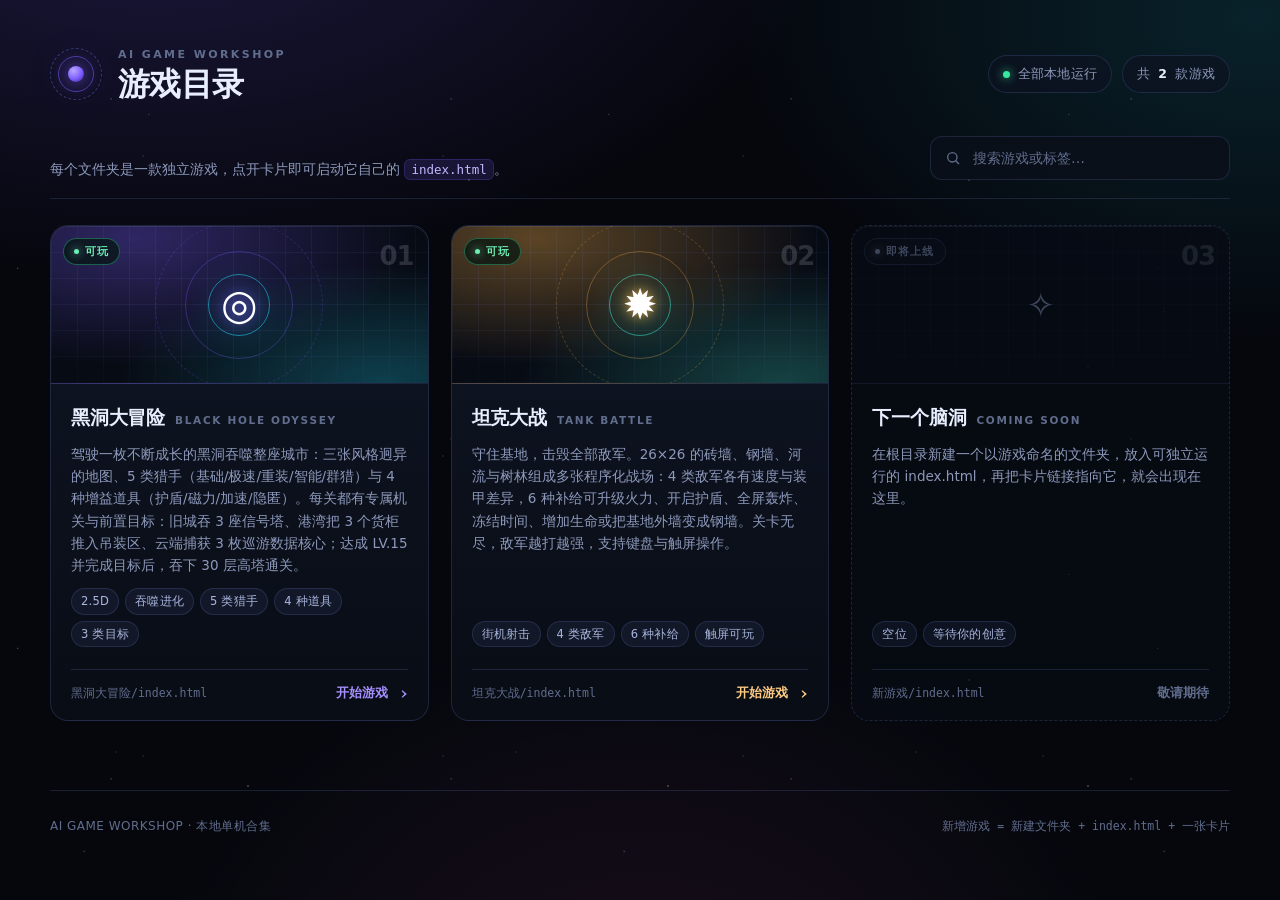
<file: index.html>
<!DOCTYPE html>
<html lang="zh-CN">
<head>
  <meta charset="utf-8">
  <meta name="viewport" content="width=device-width, initial-scale=1">
  <meta name="theme-color" content="#05070d">
  <meta name="description" content="AI 游戏工坊 · 游戏目录：每个文件夹是一款独立游戏，点开即玩。">
  <title>游戏目录 · AI Game Workshop</title>
  <link rel="icon" href="data:image/svg+xml,%3Csvg xmlns='http://www.w3.org/2000/svg' viewBox='0 0 32 32'%3E%3Ccircle cx='16' cy='16' r='13' fill='none' stroke='%237c5cff' stroke-width='2.5'/%3E%3Ccircle cx='16' cy='16' r='5' fill='%2322d3ee'/%3E%3C/svg%3E">
  <style>
    :root {
      --bg: #05070d;
      --panel: #0b101b;
      --panel-2: #0e1524;
      --line: rgba(132, 156, 255, .16);
      --line-strong: rgba(132, 156, 255, .32);
      --text: #e9eeff;
      --dim: #8d99bb;
      --dim-2: #616d8d;
      --accent: #7c5cff;
      --accent-2: #22d3ee;
      --radius: 18px;
      --font: "Inter", "Segoe UI", "PingFang SC", "Hiragino Sans GB", "Microsoft YaHei", system-ui, -apple-system, sans-serif;
    }

    * { box-sizing: border-box; }

    html, body { margin: 0; padding: 0; }

    body {
      min-height: 100vh;
      color: var(--text);
      font-family: var(--font);
      font-size: 15px;
      line-height: 1.6;
      background:
        radial-gradient(1100px 620px at 12% -12%, rgba(124, 92, 255, .20), transparent 62%),
        radial-gradient(900px 560px at 98% 2%, rgba(34, 211, 238, .13), transparent 58%),
        radial-gradient(820px 720px at 50% 118%, rgba(255, 92, 180, .09), transparent 62%),
        var(--bg);
      -webkit-font-smoothing: antialiased;
      text-rendering: optimizeLegibility;
      overflow-x: hidden;
    }

    /* 星尘背景 */
    .stars {
      position: fixed;
      inset: -20%;
      z-index: 0;
      pointer-events: none;
      background-image:
        radial-gradient(1.4px 1.4px at 20% 30%, rgba(255, 255, 255, .75), transparent 100%),
        radial-gradient(1.2px 1.2px at 72% 18%, rgba(190, 210, 255, .60), transparent 100%),
        radial-gradient(1.6px 1.6px at 45% 72%, rgba(255, 255, 255, .55), transparent 100%),
        radial-gradient(1.1px 1.1px at 88% 64%, rgba(160, 220, 255, .55), transparent 100%),
        radial-gradient(1.3px 1.3px at 8% 82%, rgba(255, 255, 255, .45), transparent 100%),
        radial-gradient(1.1px 1.1px at 33% 12%, rgba(255, 255, 255, .40), transparent 100%),
        radial-gradient(1.5px 1.5px at 63% 91%, rgba(200, 190, 255, .45), transparent 100%),
        radial-gradient(1.1px 1.1px at 93% 33%, rgba(255, 255, 255, .35), transparent 100%);
      background-size: 420px 420px, 380px 380px, 500px 500px, 460px 460px, 340px 340px, 300px 300px, 540px 540px, 400px 400px;
      opacity: .55;
      animation: drift 90s linear infinite;
    }

    @keyframes drift {
      from { transform: translate3d(0, 0, 0); }
      to   { transform: translate3d(-160px, -220px, 0); }
    }

    .shell {
      position: relative;
      z-index: 1;
      width: min(1180px, calc(100% - 48px));
      margin: 0 auto;
      padding: 46px 0 64px;
      display: flex;
      flex-direction: column;
      gap: 34px;
      min-height: 100vh;
    }

    /* ---------- 头部 ---------- */
    .site-head {
      display: flex;
      align-items: center;
      justify-content: space-between;
      gap: 24px;
      flex-wrap: wrap;
    }

    .brand {
      display: flex;
      align-items: center;
      gap: 16px;
    }

    .brand-mark {
      position: relative;
      width: 52px;
      height: 52px;
      flex: 0 0 52px;
      display: grid;
      place-items: center;
    }

    .brand-mark i {
      position: absolute;
      inset: 0;
      border-radius: 50%;
      border: 1.5px solid var(--line-strong);
    }

    .brand-mark i:nth-child(1) {
      animation: spin 14s linear infinite;
      border-style: dashed;
    }

    .brand-mark i:nth-child(2) {
      inset: 8px;
      border-color: rgba(124, 92, 255, .55);
      animation: spin 9s linear infinite reverse;
    }

    .brand-mark b {
      width: 16px;
      height: 16px;
      border-radius: 50%;
      background: radial-gradient(circle at 35% 30%, #b9a8ff, var(--accent) 55%, #2a1e6b 100%);
      box-shadow: 0 0 18px rgba(124, 92, 255, .85), 0 0 40px rgba(124, 92, 255, .35);
    }

    @keyframes spin { to { transform: rotate(360deg); } }

    .eyebrow {
      display: block;
      font-size: 11px;
      font-weight: 600;
      letter-spacing: .22em;
      text-transform: uppercase;
      color: var(--dim-2);
    }

    .brand h1 {
      margin: 2px 0 0;
      font-size: clamp(24px, 3.4vw, 32px);
      font-weight: 700;
      letter-spacing: -.02em;
      line-height: 1.15;
    }

    .head-meta {
      display: flex;
      align-items: center;
      gap: 10px;
      flex-wrap: wrap;
    }

    .pill {
      display: inline-flex;
      align-items: center;
      gap: 8px;
      padding: 8px 14px;
      border-radius: 999px;
      border: 1px solid var(--line);
      background: rgba(13, 19, 33, .72);
      color: var(--dim);
      font-size: 12.5px;
      letter-spacing: .02em;
      white-space: nowrap;
    }

    .pill b { color: var(--text); font-weight: 650; }

    .pill .dot {
      width: 7px;
      height: 7px;
      border-radius: 50%;
      background: #38e8a0;
      box-shadow: 0 0 10px rgba(56, 232, 160, .9);
    }

    /* ---------- 工具栏 ---------- */
    .toolbar {
      display: flex;
      align-items: flex-end;
      justify-content: space-between;
      gap: 22px;
      flex-wrap: wrap;
      padding-bottom: 4px;
      border-bottom: 1px solid var(--line);
    }

    .toolbar p {
      margin: 0 0 14px;
      color: var(--dim);
      font-size: 14px;
      max-width: 56ch;
    }

    .toolbar code {
      padding: 2px 6px;
      border-radius: 6px;
      background: rgba(124, 92, 255, .14);
      border: 1px solid rgba(124, 92, 255, .22);
      color: #c4b8ff;
      font-family: ui-monospace, SFMono-Regular, Menlo, Consolas, monospace;
      font-size: 12.5px;
    }

    .search {
      position: relative;
      display: flex;
      align-items: center;
      gap: 10px;
      margin-bottom: 14px;
      padding: 0 14px;
      height: 44px;
      min-width: min(300px, 100%);
      border-radius: 12px;
      border: 1px solid var(--line);
      background: rgba(11, 16, 27, .85);
      transition: border-color .2s, box-shadow .2s;
    }

    .search:focus-within {
      border-color: rgba(124, 92, 255, .6);
      box-shadow: 0 0 0 3px rgba(124, 92, 255, .14);
    }

    .search svg {
      width: 16px;
      height: 16px;
      flex: 0 0 16px;
      fill: none;
      stroke: var(--dim-2);
      stroke-width: 2;
      stroke-linecap: round;
    }

    .search input {
      flex: 1;
      min-width: 0;
      border: 0;
      outline: 0;
      background: transparent;
      color: var(--text);
      font-family: inherit;
      font-size: 14px;
    }

    .search input::placeholder { color: var(--dim-2); }

    /* ---------- 卡片网格 ---------- */
    .grid {
      display: grid;
      grid-template-columns: repeat(auto-fill, minmax(318px, 1fr));
      gap: 22px;
    }

    .card {
      position: relative;
      display: flex;
      flex-direction: column;
      border-radius: var(--radius);
      border: 1px solid var(--line);
      background: linear-gradient(180deg, rgba(16, 23, 39, .92), rgba(9, 13, 22, .96));
      overflow: hidden;
      text-decoration: none;
      color: inherit;
      isolation: isolate;
      transition: transform .28s cubic-bezier(.2, .7, .3, 1), border-color .28s, box-shadow .28s;
    }

    .card::after {
      content: "";
      position: absolute;
      inset: 0;
      border-radius: inherit;
      pointer-events: none;
      box-shadow: inset 0 1px 0 rgba(255, 255, 255, .05);
    }

    .card:hover,
    .card:focus-visible {
      transform: translateY(-5px);
      border-color: color-mix(in srgb, var(--card-accent, var(--accent)) 55%, transparent);
      box-shadow:
        0 18px 44px -18px rgba(0, 0, 0, .9),
        0 0 0 1px color-mix(in srgb, var(--card-accent, var(--accent)) 22%, transparent),
        0 22px 70px -36px var(--card-accent, var(--accent));
      outline: none;
    }

    /* 封面 */
    .cover {
      position: relative;
      height: 158px;
      overflow: hidden;
      border-bottom: 1px solid var(--line);
      background:
        radial-gradient(120% 130% at 22% 8%, color-mix(in srgb, var(--card-accent, var(--accent)) 34%, transparent), transparent 62%),
        radial-gradient(120% 130% at 88% 100%, color-mix(in srgb, var(--card-accent-2, var(--accent-2)) 26%, transparent), transparent 58%),
        #070b14;
    }

    .cover::before {
      content: "";
      position: absolute;
      inset: 0;
      background-image:
        linear-gradient(rgba(140, 165, 255, .07) 1px, transparent 1px),
        linear-gradient(90deg, rgba(140, 165, 255, .07) 1px, transparent 1px);
      background-size: 26px 26px;
      mask-image: radial-gradient(120% 100% at 50% 40%, #000 35%, transparent 82%);
      -webkit-mask-image: radial-gradient(120% 100% at 50% 40%, #000 35%, transparent 82%);
    }

    .cover-art {
      position: absolute;
      inset: 0;
      display: grid;
      place-items: center;
    }

    .ring {
      position: absolute;
      border-radius: 50%;
      border: 1px solid color-mix(in srgb, var(--card-accent, var(--accent)) 42%, transparent);
      transition: transform .5s cubic-bezier(.2, .7, .3, 1);
    }

    .ring.r1 { width: 168px; height: 168px; border-style: dashed; opacity: .55; animation: spin 26s linear infinite; }
    .ring.r2 { width: 108px; height: 108px; opacity: .75; animation: spin 16s linear infinite reverse; }
    .ring.r3 { width: 62px; height: 62px; border-color: color-mix(in srgb, var(--card-accent-2, var(--accent-2)) 55%, transparent); animation: spin 10s linear infinite; }

    .glyph {
      position: relative;
      z-index: 2;
      font-size: 42px;
      line-height: 1;
      color: #fff;
      text-shadow:
        0 0 14px color-mix(in srgb, var(--card-accent, var(--accent)) 90%, transparent),
        0 0 42px color-mix(in srgb, var(--card-accent-2, var(--accent-2)) 70%, transparent);
      transition: transform .5s cubic-bezier(.2, .7, .3, 1);
    }

    .card:hover .glyph { transform: scale(1.12); }
    .card:hover .ring.r2 { transform: scale(1.1); }

    .cover-badge {
      position: absolute;
      top: 12px;
      left: 12px;
      z-index: 3;
      display: inline-flex;
      align-items: center;
      gap: 6px;
      padding: 4px 10px;
      border-radius: 999px;
      border: 1px solid rgba(56, 232, 160, .35);
      background: rgba(6, 22, 17, .72);
      color: #6cf0b6;
      font-size: 10.5px;
      font-weight: 650;
      letter-spacing: .1em;
      text-transform: uppercase;
      backdrop-filter: blur(6px);
    }

    .cover-badge::before {
      content: "";
      width: 5px;
      height: 5px;
      border-radius: 50%;
      background: currentColor;
      box-shadow: 0 0 8px currentColor;
    }

    .cover-index {
      position: absolute;
      right: 14px;
      top: 10px;
      z-index: 3;
      font-size: 26px;
      font-weight: 700;
      letter-spacing: -.04em;
      color: rgba(233, 238, 255, .16);
      font-variant-numeric: tabular-nums;
    }

    /* 卡片正文 */
    .card-body {
      display: flex;
      flex-direction: column;
      gap: 10px;
      padding: 18px 20px 16px;
      flex: 1;
    }

    .card-title-row {
      display: flex;
      align-items: baseline;
      gap: 10px;
      flex-wrap: wrap;
    }

    .card-title {
      margin: 0;
      font-size: 19px;
      font-weight: 700;
      letter-spacing: -.01em;
    }

    .card-sub {
      font-size: 10.5px;
      font-weight: 600;
      letter-spacing: .16em;
      text-transform: uppercase;
      color: var(--dim-2);
    }

    .card-desc {
      margin: 0;
      color: var(--dim);
      font-size: 13.5px;
      line-height: 1.65;
      flex: 1;
    }

    .tags {
      display: flex;
      flex-wrap: wrap;
      gap: 6px;
      margin-top: 2px;
    }

    .tag {
      padding: 3px 9px;
      border-radius: 999px;
      border: 1px solid var(--line);
      background: rgba(124, 150, 255, .07);
      color: #a9b6dd;
      font-size: 11.5px;
      letter-spacing: .02em;
    }

    .card-foot {
      display: flex;
      align-items: center;
      justify-content: space-between;
      gap: 12px;
      margin-top: 12px;
      padding-top: 13px;
      border-top: 1px solid var(--line);
    }

    .card-path {
      font-family: ui-monospace, SFMono-Regular, Menlo, Consolas, monospace;
      font-size: 11.5px;
      color: var(--dim-2);
      overflow: hidden;
      text-overflow: ellipsis;
      white-space: nowrap;
    }

    .card-play {
      display: inline-flex;
      align-items: center;
      gap: 6px;
      font-size: 13px;
      font-weight: 650;
      color: color-mix(in srgb, var(--card-accent, var(--accent)) 68%, #ffffff);
      white-space: nowrap;
    }

    .card-play svg {
      width: 14px;
      height: 14px;
      fill: currentColor;
      transition: transform .28s cubic-bezier(.2, .7, .3, 1);
    }

    .card:hover .card-play svg { transform: translateX(4px); }

    /* 即将上线占位卡 */
    .card.is-coming {
      border-style: dashed;
      border-color: rgba(132, 156, 255, .18);
      background: rgba(9, 13, 22, .55);
      cursor: default;
    }

    .card.is-coming:hover { transform: none; box-shadow: none; border-color: rgba(132, 156, 255, .18); }
    .card.is-coming .cover { background: #070b14; opacity: .6; }
    .card.is-coming .cover::before { opacity: .5; }
    .card.is-coming .glyph { color: var(--dim-2); text-shadow: none; font-size: 34px; }
    .card.is-coming .ring { display: none; }
    .card.is-coming .cover-badge { border-color: var(--line); background: rgba(11, 16, 27, .8); color: var(--dim-2); }
    .card.is-coming .card-play { color: var(--dim-2); }

    /* ---------- 空状态 ---------- */
    .empty {
      padding: 56px 20px;
      text-align: center;
      color: var(--dim-2);
      border: 1px dashed var(--line);
      border-radius: var(--radius);
      font-size: 14px;
    }

    /* ---------- 页脚 ---------- */
    .site-foot {
      margin-top: auto;
      padding-top: 26px;
      border-top: 1px solid var(--line);
      display: flex;
      align-items: center;
      justify-content: space-between;
      gap: 16px;
      flex-wrap: wrap;
      color: var(--dim-2);
      font-size: 12px;
      letter-spacing: .04em;
    }

    .site-foot .hint-add {
      font-family: ui-monospace, SFMono-Regular, Menlo, Consolas, monospace;
      font-size: 11.5px;
      letter-spacing: 0;
    }

    .is-hidden { display: none !important; }

    @media (max-width: 640px) {
      .shell {
        width: calc(100% - 32px);
        padding: 32px 0 44px;
        gap: 26px;
      }
      .grid { grid-template-columns: 1fr; }
      .cover { height: 140px; }
      .toolbar { align-items: stretch; }
      .search { min-width: 0; width: 100%; margin-bottom: 16px; }
    }

    @media (prefers-reduced-motion: reduce) {
      *, *::before, *::after {
        animation-duration: .001ms !important;
        animation-iteration-count: 1 !important;
        transition-duration: .001ms !important;
      }
    }
  </style>
</head>
<body>
  <div class="stars" aria-hidden="true"></div>

  <div class="shell">
    <header class="site-head">
      <div class="brand">
        <span class="brand-mark" aria-hidden="true"><i></i><i></i><b></b></span>
        <div>
          <span class="eyebrow">AI Game Workshop</span>
          <h1>游戏目录</h1>
        </div>
      </div>
      <div class="head-meta">
        <span class="pill"><span class="dot"></span>全部本地运行</span>
        <span class="pill">共 <b id="game-count">2</b> 款游戏</span>
      </div>
    </header>

    <main>
      <div class="toolbar">
        <p>每个文件夹是一款独立游戏，点开卡片即可启动它自己的 <code>index.html</code>。</p>
        <label class="search" for="game-search">
          <svg viewBox="0 0 24 24" aria-hidden="true"><circle cx="11" cy="11" r="7"></circle><path d="m16.5 16.5 4 4"></path></svg>
          <input id="game-search" type="search" placeholder="搜索游戏或标签…" autocomplete="off" aria-label="搜索游戏">
        </label>
      </div>

      <section id="game-grid" class="grid" aria-label="游戏列表" style="margin-top: 26px;">

        <!-- 模板：新增游戏时复制下面整段 <a>，修改 href / 标题 / 描述 / 标签 / 主色即可 -->
        <a class="card"
           href="./黑洞大冒险/index.html"
           style="--card-accent:#7c5cff; --card-accent-2:#22d3ee;"
           data-search="黑洞大冒险 black hole odyssey 吞噬 2.5d 单机 街机 猎手 极速 重装 智能 群猎 道具 护盾 磁力 加速 隐匿 油污 货柜 吊钩 风场 上升气流 目标 信号塔 吊装区 数据核心 前置目标 30层高塔">
          <div class="cover">
            <span class="cover-badge">可玩</span>
            <span class="cover-index">01</span>
            <div class="cover-art" aria-hidden="true">
              <span class="ring r1"></span>
              <span class="ring r2"></span>
              <span class="ring r3"></span>
              <span class="glyph">◎</span>
            </div>
          </div>
          <div class="card-body">
            <div class="card-title-row">
              <h2 class="card-title">黑洞大冒险</h2>
              <span class="card-sub">Black Hole Odyssey</span>
            </div>
            <p class="card-desc">驾驶一枚不断成长的黑洞吞噬整座城市：三张风格迥异的地图、5 类猎手（基础/极速/重装/智能/群猎）与 4 种增益道具（护盾/磁力/加速/隐匿）。每关都有专属机关与前置目标：旧城吞 3 座信号塔、港湾把 3 个货柜推入吊装区、云端捕获 3 枚巡游数据核心；达成 LV.15 并完成目标后，吞下 30 层高塔通关。</p>
            <div class="tags">
              <span class="tag">2.5D</span>
              <span class="tag">吞噬进化</span>
              <span class="tag">5 类猎手</span>
              <span class="tag">4 种道具</span>
              <span class="tag">3 类目标</span>
            </div>
            <div class="card-foot">
              <span class="card-path">黑洞大冒险/index.html</span>
              <span class="card-play">开始游戏
                <svg viewBox="0 0 24 24" aria-hidden="true"><path d="M4 12h14l-5-5 1.4-1.4L22 12l-7.6 6.4L13 17l5-5H4z"/></svg>
              </span>
            </div>
          </div>
        </a>

        <a class="card"
           href="./坦克大战/index.html"
           style="--card-accent:#ffb347; --card-accent-2:#3ee0c8;"
           data-search="坦克大战 tank battle 坦克 射击 街机 复古 像素 守卫基地 单人 关卡 无尽 补给 火力 护盾 全屏轰炸 时间冻结 基地强化 触屏 敌军 基地">
          <div class="cover">
            <span class="cover-badge">可玩</span>
            <span class="cover-index">02</span>
            <div class="cover-art" aria-hidden="true">
              <span class="ring r1"></span>
              <span class="ring r2"></span>
              <span class="ring r3"></span>
              <span class="glyph">✹</span>
            </div>
          </div>
          <div class="card-body">
            <div class="card-title-row">
              <h2 class="card-title">坦克大战</h2>
              <span class="card-sub">Tank Battle</span>
            </div>
            <p class="card-desc">守住基地，击毁全部敌军。26×26 的砖墙、钢墙、河流与树林组成多张程序化战场：4 类敌军各有速度与装甲差异，6 种补给可升级火力、开启护盾、全屏轰炸、冻结时间、增加生命或把基地外墙变成钢墙。关卡无尽，敌军越打越强，支持键盘与触屏操作。</p>
            <div class="tags">
              <span class="tag">街机射击</span>
              <span class="tag">4 类敌军</span>
              <span class="tag">6 种补给</span>
              <span class="tag">触屏可玩</span>
            </div>
            <div class="card-foot">
              <span class="card-path">坦克大战/index.html</span>
              <span class="card-play">开始游戏
                <svg viewBox="0 0 24 24" aria-hidden="true"><path d="M4 12h14l-5-5 1.4-1.4L22 12l-7.6 6.4L13 17l5-5H4z"/></svg>
              </span>
            </div>
          </div>
        </a>

        <!-- 占位卡：新游戏做好后删掉即可 -->
        <div class="card is-coming" aria-disabled="true">
          <div class="cover">
            <span class="cover-badge">即将上线</span>
            <span class="cover-index">03</span>
            <div class="cover-art" aria-hidden="true"><span class="glyph">✧</span></div>
          </div>
          <div class="card-body">
            <div class="card-title-row">
              <h2 class="card-title">下一个脑洞</h2>
              <span class="card-sub">Coming Soon</span>
            </div>
            <p class="card-desc">在根目录新建一个以游戏命名的文件夹，放入可独立运行的 index.html，再把卡片链接指向它，就会出现在这里。</p>
            <div class="tags"><span class="tag">空位</span><span class="tag">等待你的创意</span></div>
            <div class="card-foot">
              <span class="card-path">新游戏/index.html</span>
              <span class="card-play">敬请期待</span>
            </div>
          </div>
        </div>
      </section>

      <p id="game-empty" class="empty is-hidden" style="margin-top: 26px;">没有找到匹配的游戏，换个关键词试试。</p>
    </main>

    <footer class="site-foot">
      <span>AI GAME WORKSHOP · 本地单机合集</span>
      <span class="hint-add">新增游戏 = 新建文件夹 + index.html + 一张卡片</span>
    </footer>
  </div>

  <script>
    (function () {
      var search = document.getElementById('game-search');
      var grid = document.getElementById('game-grid');
      var empty = document.getElementById('game-empty');
      var countEl = document.getElementById('game-count');

      function playableCards() {
        return Array.prototype.slice.call(grid.querySelectorAll('.card[href]'));
      }

      if (countEl) countEl.textContent = playableCards().length;

      function applyFilter() {
        var query = (search.value || '').trim().toLowerCase();
        var cards = Array.prototype.slice.call(grid.querySelectorAll('.card'));
        var visible = 0;

        cards.forEach(function (card) {
          // 占位卡不参与搜索
          if (!card.hasAttribute('href')) return;
          var haystack = card.getAttribute('data-search') || card.textContent || '';
          var matched = !query || haystack.toLowerCase().indexOf(query) !== -1;
          card.classList.toggle('is-hidden', !matched);
          if (matched) visible++;
        });

        if (empty) empty.classList.toggle('is-hidden', visible !== 0);
      }

      if (search) {
        search.addEventListener('input', applyFilter);
        search.addEventListener('keydown', function (event) {
          if (event.key === 'Escape') {
            search.value = '';
            applyFilter();
          }
        });
      }
    })();
  </script>
</body>
</html>
</file>
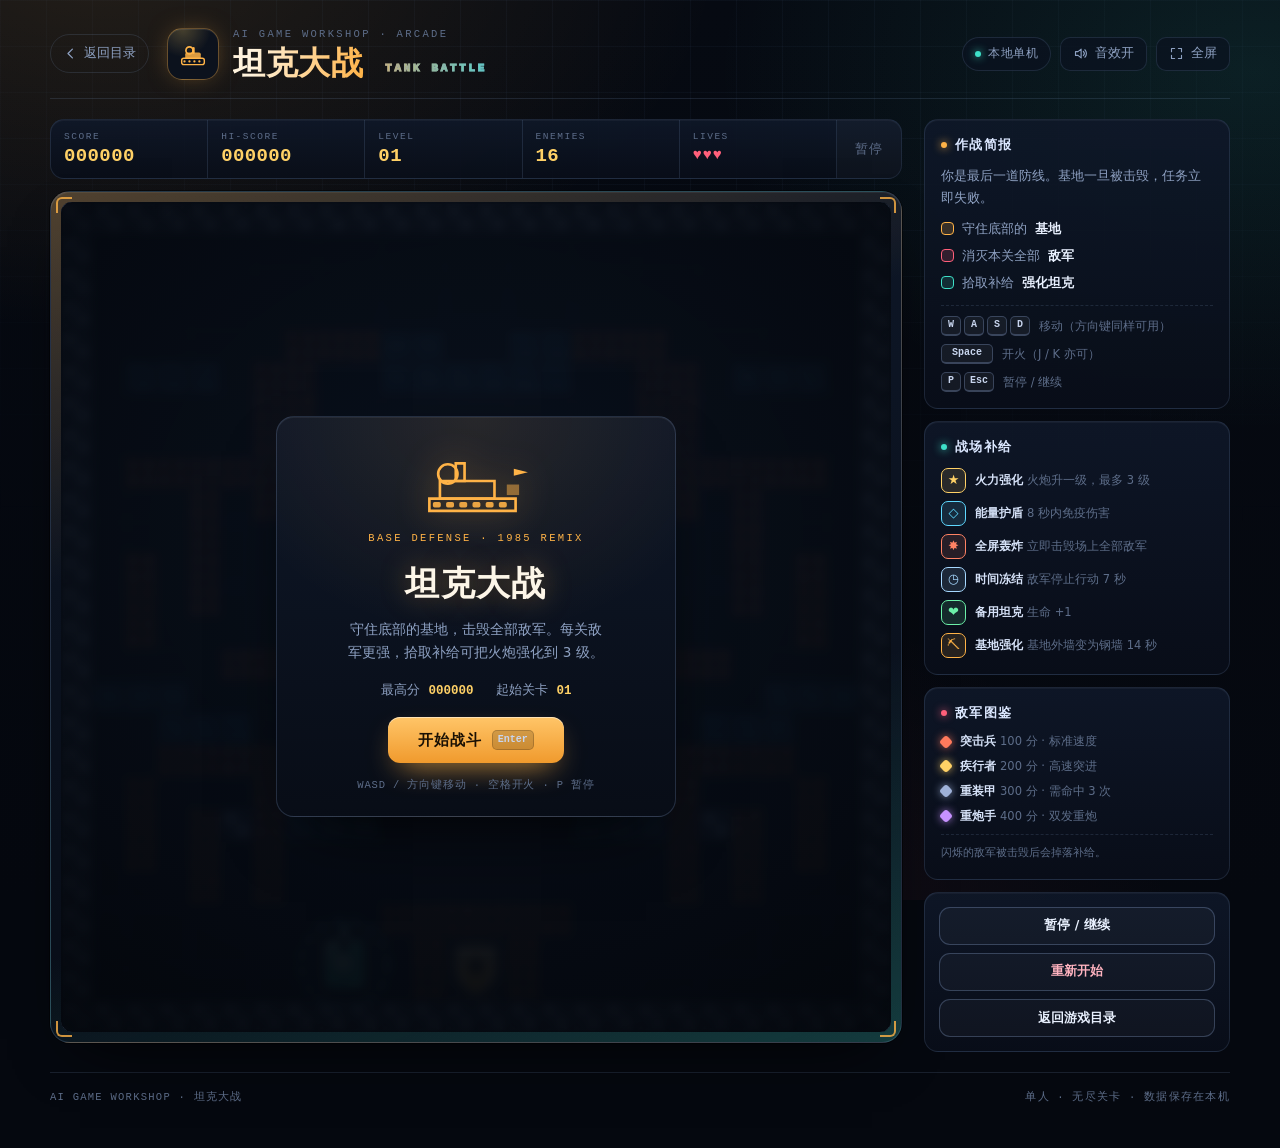
<file: 坦克大战/index.html>
<!DOCTYPE html>
<html lang="zh-CN">
<head>
  <meta charset="utf-8">
  <meta name="viewport" content="width=device-width, initial-scale=1, viewport-fit=cover">
  <meta name="theme-color" content="#05080f">
  <meta name="description" content="坦克大战 · Tank Battle —— 守住基地，击毁全部敌军。支持键盘与触屏的复古街机射击游戏。">
  <title>坦克大战 · Tank Battle</title>
  <link rel="icon" href="data:image/svg+xml,%3Csvg xmlns='http://www.w3.org/2000/svg' viewBox='0 0 32 32'%3E%3Crect width='32' height='32' rx='7' fill='%230a101c'/%3E%3Cpath d='M7 21h18v5H7z' fill='%23ffb347'/%3E%3Cpath d='M10 17h12v5H10z' fill='%233ee0c8'/%3E%3Cpath d='M16 12h3v6h-3z' fill='%23e9f1ff'/%3E%3Ccircle cx='14' cy='15' r='3' fill='%23e9f1ff'/%3E%3C/svg%3E">
  <link rel="stylesheet" href="styles.css">
</head>
<body>
  <div class="backdrop" aria-hidden="true"></div>

  <main class="page">
    <header class="topbar">
      <a class="back-link" href="../index.html">
        <svg viewBox="0 0 24 24" aria-hidden="true"><path d="M15 5 8 12l7 7"/></svg>
        返回目录
      </a>

      <div class="brand">
        <span class="brand-mark" aria-hidden="true">
          <svg viewBox="0 0 48 48">
            <rect x="8" y="30" width="32" height="9" rx="3" fill="none" stroke="currentColor" stroke-width="2"/>
            <rect x="13" y="22" width="22" height="9" rx="2.5" fill="currentColor" opacity=".85"/>
            <rect x="23" y="14" width="3.4" height="10" rx="1.7" fill="currentColor"/>
            <circle cx="19" cy="19" r="5" fill="none" stroke="currentColor" stroke-width="2.4"/>
            <circle cx="12" cy="34.5" r="1.6" fill="currentColor"/>
            <circle cx="19" cy="34.5" r="1.6" fill="currentColor"/>
            <circle cx="26" cy="34.5" r="1.6" fill="currentColor"/>
            <circle cx="33" cy="34.5" r="1.6" fill="currentColor"/>
          </svg>
        </span>
        <div class="brand-text">
          <span class="eyebrow">AI GAME WORKSHOP · ARCADE</span>
          <h1>坦克大战 <span>TANK BATTLE</span></h1>
        </div>
      </div>

      <div class="top-actions">
        <span class="chip"><i class="chip-dot"></i>本地单机</span>
        <button class="ghost-btn" id="btn-sound" type="button" aria-pressed="true">
          <svg class="ico-on" viewBox="0 0 24 24" aria-hidden="true"><path d="M4 9v6h4l5 4V5L8 9H4z"/><path d="M16.5 8.5a5 5 0 0 1 0 7"/><path d="M19 6a8.5 8.5 0 0 1 0 12"/></svg>
          <span id="sound-label">音效开</span>
        </button>
        <button class="ghost-btn" id="btn-fullscreen" type="button">
          <svg viewBox="0 0 24 24" aria-hidden="true"><path d="M4 9V4h5M20 15v5h-5M20 9V4h-5M4 15v5h5"/></svg>
          <span>全屏</span>
        </button>
      </div>
    </header>

    <section class="layout">
      <div class="game-col">
        <div class="hud" aria-live="polite">
          <div class="hud-cell">
            <span>SCORE</span>
            <strong id="stat-score">000000</strong>
          </div>
          <div class="hud-cell">
            <span>HI-SCORE</span>
            <strong id="stat-hi">000000</strong>
          </div>
          <div class="hud-cell">
            <span>LEVEL</span>
            <strong id="stat-level">01</strong>
          </div>
          <div class="hud-cell">
            <span>ENEMIES</span>
            <strong id="stat-enemies">00</strong>
          </div>
          <div class="hud-cell hud-lives">
            <span>LIVES</span>
            <strong id="stat-lives">♥♥♥</strong>
          </div>
          <button class="hud-pause" id="btn-pause" type="button">暂停</button>
        </div>

        <div class="frame">
          <span class="corner tl" aria-hidden="true"></span>
          <span class="corner tr" aria-hidden="true"></span>
          <span class="corner bl" aria-hidden="true"></span>
          <span class="corner br" aria-hidden="true"></span>

          <div class="stage" id="stage">
            <canvas id="game" width="832" height="832" aria-label="坦克大战游戏画面"></canvas>
            <div class="fx-scan" aria-hidden="true"></div>
            <div class="fx-vignette" aria-hidden="true"></div>

            <!-- 开始 -->
            <div class="overlay" id="screen-start">
              <div class="overlay-card start-card">
                <div class="start-tank" aria-hidden="true">
                  <svg viewBox="0 0 150 96">
                    <g fill="none" stroke="currentColor" stroke-width="3" stroke-linecap="round">
                      <path d="M22 70h98v14H22z" rx="4"/>
                      <path d="M34 50h62v20H34z"/>
                      <path d="M52 30h10v20H52z"/>
                      <circle cx="43" cy="42" r="11"/>
                    </g>
                    <g fill="currentColor" opacity=".9">
                      <rect x="26" y="74" width="9" height="6" rx="2"/>
                      <rect x="41" y="74" width="9" height="6" rx="2"/>
                      <rect x="56" y="74" width="9" height="6" rx="2"/>
                      <rect x="71" y="74" width="9" height="6" rx="2"/>
                      <rect x="86" y="74" width="9" height="6" rx="2"/>
                      <rect x="101" y="74" width="9" height="6" rx="2"/>
                      <path d="M110 54h14v12h-14z" opacity=".55"/>
                    </g>
                    <path d="M118 36l16 4-16 4z" fill="currentColor"/>
                  </svg>
                </div>
                <span class="eyebrow">BASE DEFENSE · 1985 REMIX</span>
                <h2>坦克大战</h2>
                <p>守住底部的基地，击毁全部敌军。每关敌军更强，拾取补给可把火炮强化到 3 级。</p>
                <div class="start-stats">
                  <span>最高分 <b id="start-hi">0</b></span>
                  <span>起始关卡 <b>01</b></span>
                </div>
                <button class="btn-primary" id="btn-start" type="button">
                  开始战斗
                  <kbd>Enter</kbd>
                </button>
                <div class="start-hint">WASD / 方向键移动 · 空格开火 · P 暂停</div>
              </div>
            </div>

            <!-- 暂停 -->
            <div class="overlay is-hidden" id="screen-pause">
              <div class="overlay-card">
                <span class="eyebrow">PAUSED</span>
                <h2>战斗暂停</h2>
                <p>喘口气，敌军也在等你。</p>
                <div class="overlay-actions">
                  <button class="btn-primary" id="btn-resume" type="button">继续战斗</button>
                  <button class="btn-ghost" id="btn-pause-restart" type="button">重新开始</button>
                </div>
                <div class="start-hint">按 P / Esc 继续</div>
              </div>
            </div>

            <!-- 过关 -->
            <div class="overlay is-hidden" id="screen-clear">
              <div class="overlay-card">
                <span class="eyebrow success">SECTOR CLEAR</span>
                <h2 id="clear-title">第 1 关 完成</h2>
                <p id="clear-bonus">关卡奖励 +500</p>
                <div class="next-wave" id="clear-next">下一关：第 2 关</div>
              </div>
            </div>

            <!-- 结束 -->
            <div class="overlay is-hidden" id="screen-over">
              <div class="overlay-card">
                <span class="eyebrow danger">MISSION FAILED</span>
                <h2 id="over-title">基地失守</h2>
                <p id="over-desc">基地被击毁，防线崩溃。</p>
                <div class="result-grid">
                  <div><span>得分</span><b id="over-score">0</b></div>
                  <div><span>关卡</span><b id="over-level">1</b></div>
                  <div><span>最高分</span><b id="over-hi">0</b></div>
                </div>
                <div class="overlay-actions">
                  <button class="btn-primary" id="btn-retry" type="button">再战一局</button>
                  <a class="btn-ghost" href="../index.html">返回目录</a>
                </div>
              </div>
            </div>
          </div>
        </div>

        <div class="touch" id="touch" aria-label="触屏操作">
          <div class="joystick" id="joystick" role="group" aria-label="拖动摇杆控制移动方向">
            <span class="joy-ring" aria-hidden="true"></span>
            <span class="joy-arrow a-up" data-dir="up" aria-hidden="true">▲</span>
            <span class="joy-arrow a-right" data-dir="right" aria-hidden="true">▶</span>
            <span class="joy-arrow a-down" data-dir="down" aria-hidden="true">▼</span>
            <span class="joy-arrow a-left" data-dir="left" aria-hidden="true">◀</span>
            <span class="joy-knob" id="joystick-knob" aria-hidden="true"><i></i></span>
          </div>
          <button class="fire-btn" id="btn-fire" type="button" aria-label="开火">开火<small>FIRE</small></button>
        </div>
      </div>

      <aside class="side">
        <section class="panel panel-intro">
          <h3><span class="panel-dot"></span>作战简报</h3>
          <p>你是最后一道防线。基地一旦被击毁，任务立即失败。</p>
          <ul class="objectives">
            <li><i class="obj obj-base"></i>守住底部的<strong>基地</strong></li>
            <li><i class="obj obj-enemy"></i>消灭本关全部<strong>敌军</strong></li>
            <li><i class="obj obj-power"></i>拾取补给<strong>强化坦克</strong></li>
          </ul>
          <div class="keys">
            <div class="key-row">
              <span class="keycaps"><kbd>W</kbd><kbd>A</kbd><kbd>S</kbd><kbd>D</kbd></span>
              <span class="key-desc">移动（方向键同样可用）</span>
            </div>
            <div class="key-row">
              <span class="keycaps"><kbd class="wide">Space</kbd></span>
              <span class="key-desc">开火（J / K 亦可）</span>
            </div>
            <div class="key-row">
              <span class="keycaps"><kbd>P</kbd><kbd>Esc</kbd></span>
              <span class="key-desc">暂停 / 继续</span>
            </div>
          </div>
          <p class="touch-tip">触屏：拖动左侧摇杆移动，按住右侧按钮连续开火。</p>
        </section>

        <section class="panel">
          <h3><span class="panel-dot teal"></span>战场补给</h3>
          <ul class="legend">
            <li><i class="pw pw-star">★</i><span><b>火力强化</b>火炮升一级，最多 3 级</span></li>
            <li><i class="pw pw-shield">◇</i><span><b>能量护盾</b>8 秒内免疫伤害</span></li>
            <li><i class="pw pw-bomb">✸</i><span><b>全屏轰炸</b>立即击毁场上全部敌军</span></li>
            <li><i class="pw pw-clock">◷</i><span><b>时间冻结</b>敌军停止行动 7 秒</span></li>
            <li><i class="pw pw-life">❤</i><span><b>备用坦克</b>生命 +1</span></li>
            <li><i class="pw pw-shovel">⛏</i><span><b>基地强化</b>基地外墙变为钢墙 14 秒</span></li>
          </ul>
        </section>

        <section class="panel">
          <h3><span class="panel-dot red"></span>敌军图鉴</h3>
          <ul class="legend enemies">
            <li><i class="dot dot-basic"></i><span><b>突击兵</b>100 分 · 标准速度</span></li>
            <li><i class="dot dot-fast"></i><span><b>疾行者</b>200 分 · 高速突进</span></li>
            <li><i class="dot dot-armor"></i><span><b>重装甲</b>300 分 · 需命中 3 次</span></li>
            <li><i class="dot dot-power"></i><span><b>重炮手</b>400 分 · 双发重炮</span></li>
          </ul>
          <p class="tip">闪烁的敌军被击毁后会掉落补给。</p>
        </section>

        <section class="panel actions-panel">
          <button class="btn-ghost wide-btn" id="btn-side-pause" type="button">暂停 / 继续</button>
          <button class="btn-ghost wide-btn danger-text" id="btn-side-restart" type="button">重新开始</button>
          <a class="btn-ghost wide-btn" href="../index.html">返回游戏目录</a>
        </section>
      </aside>
    </section>

    <footer class="page-foot">
      <span>AI GAME WORKSHOP · 坦克大战</span>
      <span>单人 · 无尽关卡 · 数据保存在本机</span>
    </footer>
  </main>

  <script src="game.js"></script>
</body>
</html>
</file>
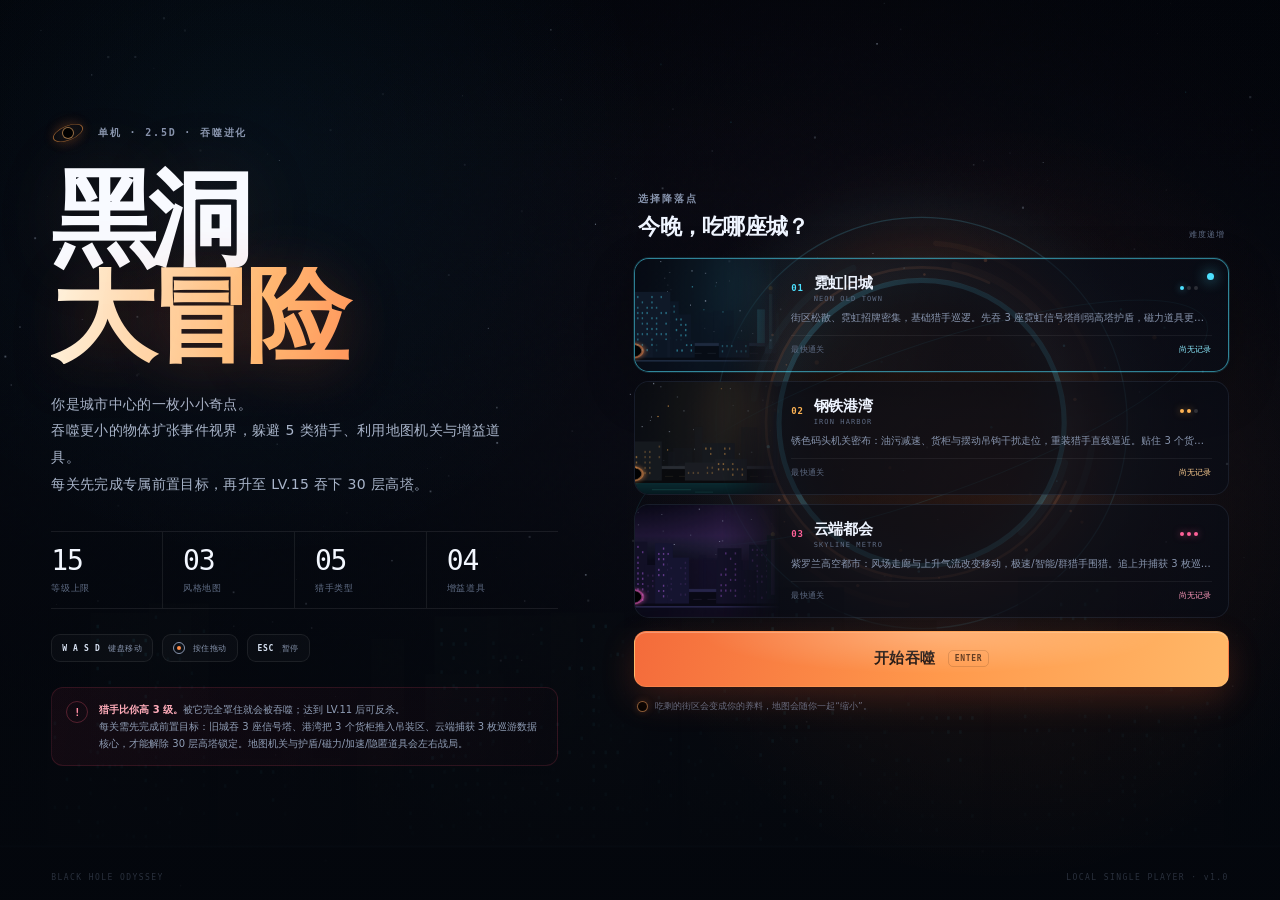
<file: 黑洞大冒险/index.html>
<!DOCTYPE html>
<html lang="zh-CN">
<head>
  <meta charset="utf-8">
  <meta name="viewport" content="width=device-width, initial-scale=1, maximum-scale=1, user-scalable=no, viewport-fit=cover">
  <meta name="theme-color" content="#05070d">
  <meta name="description" content="黑洞大冒险：驾驶不断成长的黑洞吞噬整座城市。三张地图各有专属机关与前置目标（信号塔/货柜吊装/数据核心），面对 5 类猎手并拾取护盾、磁力、加速、隐匿道具，升至 LV.15 完成目标后吞下 30 层高塔。">
  <title>黑洞大冒险 · Black Hole Odyssey</title>
  <link rel="stylesheet" href="styles.css">
</head>
<body>
  <!-- 背景音乐：进入游戏页面自动播放 -->
  <audio id="bg-music" src="bg-music-loop.mp3" autoplay loop preload="auto"></audio>

  <main id="app">
    <canvas id="game" aria-label="黑洞大冒险游戏画面"></canvas>
    <div class="canvas-grain" aria-hidden="true"></div>
    <div class="canvas-vignette" aria-hidden="true"></div>

    <!-- 游戏 HUD -->
    <section id="hud" class="hud is-hidden" aria-label="游戏状态">
      <div class="hud-top">
        <div class="hud-panel player-panel">
          <div id="level-orb" class="level-orb" style="--pct:0">
            <div class="level-orb-inner">
              <span id="hud-level">1</span>
              <small>LV</small>
            </div>
          </div>
          <div class="player-data">
            <div class="player-row">
              <span class="eyebrow">黑洞等级</span>
              <strong id="hud-level-name">LV.1</strong>
            </div>
            <div class="xp-track" aria-hidden="true"><i id="xp-fill" class="xp-fill"></i></div>
            <div class="player-row sub">
              <span id="hud-score">积分 0</span>
              <span id="hud-next">0 / 35</span>
            </div>
          </div>
        </div>

        <div class="hud-panel timer-panel">
          <span class="eyebrow">RUN TIME</span>
          <strong id="hud-timer">00:00.0</strong>
          <span class="best-time">最佳 <b id="hud-best">--:--.-</b></span>
        </div>

        <div class="top-actions">
          <button id="btn-sound" class="icon-btn" type="button" aria-label="关闭声音" title="声音">
            <svg viewBox="0 0 24 24" aria-hidden="true"><path d="M4 9v6h4l5 4V5L8 9H4Z"/><path class="sound-wave" d="M16 8.5a5 5 0 0 1 0 7M18.7 6a8.5 8.5 0 0 1 0 12"/></svg>
          </button>
          <button id="btn-pause" class="icon-btn" type="button" aria-label="暂停游戏" title="暂停">
            <svg viewBox="0 0 24 24" aria-hidden="true"><path d="M8 5v14M16 5v14"/></svg>
          </button>
        </div>
      </div>

      <div class="objective-panel hud-panel">
        <div class="objective-head">
          <span id="hud-map" class="eyebrow">01 · 霓虹旧城</span>
          <span id="objective-level" class="objective-chip">目标 LV.15</span>
        </div>
        <div class="objective-main">
          <span id="objective-icon" class="objective-icon" aria-hidden="true">◎</span>
          <span id="objective-action">吞噬 30 层高塔</span>
        </div>
        <div class="objective-sub">
          <span id="objective-distance">高塔 1,300m</span>
          <span class="dot-sep"></span>
          <span id="objective-state">先吃小东西，慢慢变大</span>
        </div>
      </div>

      <div id="threat-panel" class="threat-panel">
        <span class="threat-dot"></span>
        <span id="threat-text">猎手正在游荡</span>
        <span id="threat-distance">--</span>
      </div>

      <div id="env-panel" class="env-panel is-hidden" aria-live="polite">
        <span class="env-dot" aria-hidden="true"></span>
        <span id="env-text">油污区 · 移动减速</span>
      </div>

      <div id="buff-panel" class="buff-panel is-hidden" aria-live="polite">
        <div class="buff-chip is-shield is-hidden" data-buff="shield">
          <i aria-hidden="true">◇</i><span>护盾</span><b id="buff-shield-t">0.0s</b>
        </div>
        <div class="buff-chip is-magnet is-hidden" data-buff="magnet">
          <i aria-hidden="true">✦</i><span>磁力</span><b id="buff-magnet-t">0.0s</b>
        </div>
        <div class="buff-chip is-boost is-hidden" data-buff="boost">
          <i aria-hidden="true">»</i><span>加速</span><b id="buff-boost-t">0.0s</b>
        </div>
        <div class="buff-chip is-ghost is-hidden" data-buff="ghost">
          <i aria-hidden="true">◌</i><span>隐匿</span><b id="buff-ghost-t">0.0s</b>
        </div>
      </div>

      <div class="minimap-panel hud-panel">
        <div class="minimap-head">
          <span>城市雷达</span>
          <span id="minimap-map">01</span>
        </div>
        <canvas id="minimap" width="360" height="250" aria-label="小地图"></canvas>
        <div class="minimap-legend">
          <span><i class="you"></i>你</span>
          <span><i class="hunter"></i>猎手</span>
          <span><i class="goal"></i>高塔</span>
          <span><i class="item"></i>道具</span>
        </div>
      </div>
    </section>

    <!-- 开始菜单 -->
    <section id="screen-menu" class="screen screen-menu">
      <div class="menu-shell">
        <div class="menu-copy">
          <div class="brand-line">
            <span class="brand-glyph" aria-hidden="true">
              <i class="glyph-ring"></i><i class="glyph-core"></i>
            </span>
            <span class="eyebrow">单机 · 2.5D · 吞噬进化</span>
          </div>
          <h1>黑洞<span>大冒险</span></h1>
          <p class="lede">你是城市中心的一枚小小奇点。<br>吞噬更小的物体扩张事件视界，躲避 5 类猎手、利用地图机关与增益道具。<br>每关先完成专属前置目标，再升至 LV.15 吞下 30 层高塔。</p>

          <div class="menu-metrics">
            <div><b>15</b><span>等级上限</span></div>
            <div><b>03</b><span>风格地图</span></div>
            <div><b>05</b><span>猎手类型</span></div>
            <div><b>04</b><span>增益道具</span></div>
          </div>

          <div class="control-strip">
            <div class="control-item"><kbd>W A S D</kbd><span>键盘移动</span></div>
            <div class="control-item"><span class="drag-icon" aria-hidden="true"></span><span>按住拖动</span></div>
            <div class="control-item"><kbd>ESC</kbd><span>暂停</span></div>
          </div>

          <div class="menu-warning">
            <span class="warning-mark">!</span>
            <p><b>猎手比你高 3 级。</b>被它完全罩住就会被吞噬；达到 LV.11 后可反杀。<br>每关需先完成前置目标：旧城吞 3 座信号塔、港湾把 3 个货柜推入吊装区、云端捕获 3 枚巡游数据核心，才能解除 30 层高塔锁定。地图机关与护盾/磁力/加速/隐匿道具会左右战局。</p>
          </div>
        </div>

        <div class="menu-select">
          <div class="select-head">
            <div>
              <span class="eyebrow">选择降落点</span>
              <h2>今晚，吃哪座城？</h2>
            </div>
            <span class="difficulty-note">难度递增</span>
          </div>

          <div class="map-cards" role="radiogroup" aria-label="选择地图">
            <button class="map-card is-selected" type="button" data-map="0" role="radio" aria-checked="true">
              <canvas class="map-thumb" width="480" height="190" aria-hidden="true"></canvas>
              <div class="map-body">
                <div class="map-title-row">
                  <span class="map-index">01</span>
                  <div class="map-name"><strong>霓虹旧城</strong><small>NEON OLD TOWN</small></div>
                  <span class="difficulty-dots" data-level="1" aria-label="难度 1"><i></i><i></i><i></i></span>
                </div>
                <p>街区松散、霓虹招牌密集，基础猎手巡逻。先吞 3 座霓虹信号塔削弱高塔护盾，磁力道具更易刷新，适合熟悉吞噬节奏。</p>
                <div class="map-record"><span>最快通关</span><b data-best="0">尚无记录</b></div>
              </div>
            </button>

            <button class="map-card" type="button" data-map="1" role="radio" aria-checked="false">
              <canvas class="map-thumb" width="480" height="190" aria-hidden="true"></canvas>
              <div class="map-body">
                <div class="map-title-row">
                  <span class="map-index">02</span>
                  <div class="map-name"><strong>钢铁港湾</strong><small>IRON HARBOR</small></div>
                  <span class="difficulty-dots" data-level="2" aria-label="难度 2"><i></i><i></i><i></i></span>
                </div>
                <p>锈色码头机关密布：油污减速、货柜与摆动吊钩干扰走位，重装猎手直线逼近。贴住 3 个货柜推入金色吊装环，启动高塔升降梯。</p>
                <div class="map-record"><span>最快通关</span><b data-best="1">尚无记录</b></div>
              </div>
            </button>

            <button class="map-card" type="button" data-map="2" role="radio" aria-checked="false">
              <canvas class="map-thumb" width="480" height="190" aria-hidden="true"></canvas>
              <div class="map-body">
                <div class="map-title-row">
                  <span class="map-index">03</span>
                  <div class="map-name"><strong>云端都会</strong><small>SKYLINE METRO</small></div>
                  <span class="difficulty-dots" data-level="3" aria-label="难度 3"><i></i><i></i><i></i></span>
                </div>
                <p>紫罗兰高空都市：风场走廊与上升气流改变移动，极速/智能/群猎手围猎。追上并捕获 3 枚巡游数据核心，关闭主塔防火墙。</p>
                <div class="map-record"><span>最快通关</span><b data-best="2">尚无记录</b></div>
              </div>
            </button>
          </div>

          <button id="btn-start" class="btn btn-primary btn-start" type="button">
            <span>开始吞噬</span><small>ENTER</small>
          </button>
          <p class="menu-tip"><span class="tip-hole" aria-hidden="true"></span> 吃剩的街区会变成你的养料，地图会随你一起“缩小”。</p>
        </div>
      </div>
      <div class="menu-footer">
        <span>BLACK HOLE ODYSSEY</span>
        <span>LOCAL SINGLE PLAYER · v1.0</span>
      </div>
    </section>

    <!-- 暂停 -->
    <section id="screen-pause" class="screen screen-modal is-hidden">
      <div class="modal-card pause-card">
        <span class="eyebrow">PAUSED</span>
        <h2>吞到一半，喘口气。</h2>
        <div class="pause-stats">
          <div><span>当前等级</span><b id="pause-level">LV.1</b></div>
          <div><span>当前用时</span><b id="pause-time">00:00.0</b></div>
        </div>
        <div class="modal-actions">
          <button id="btn-resume" class="btn btn-primary" type="button">继续游戏</button>
          <button id="btn-pause-restart" class="btn btn-ghost" type="button">重新开始</button>
          <button id="btn-pause-menu" class="btn btn-quiet" type="button">返回选关</button>
        </div>
      </div>
    </section>

    <!-- 结算 -->
    <section id="screen-result" class="screen screen-modal is-hidden">
      <div class="modal-card result-card">
        <span id="result-kicker" class="eyebrow">RUN COMPLETE</span>
        <div id="result-emblem" class="result-emblem" aria-hidden="true">◎</div>
        <h2 id="result-title">吞噬高塔！</h2>
        <p id="result-sub">整座城市的灯光都落进了你的事件视界。</p>

        <div class="result-stats">
          <div><span>黑洞等级</span><b id="result-level">LV.15</b></div>
          <div><span>吞噬积分</span><b id="result-score">0</b></div>
          <div><span>本局用时</span><b id="result-time">00:00.0</b></div>
          <div><span>最快记录</span><b id="result-best">00:00.0</b></div>
        </div>

        <div id="new-record" class="new-record is-hidden"><i></i> NEW RECORD <i></i></div>

        <div class="modal-actions result-actions">
          <button id="btn-result-next" class="btn btn-primary is-hidden" type="button">前往下一张地图</button>
          <button id="btn-result-retry" class="btn btn-primary" type="button">再来一局</button>
          <button id="btn-result-menu" class="btn btn-ghost" type="button">选择地图</button>
        </div>
      </div>
    </section>

    <div id="toast-layer" class="toast-layer" aria-live="polite"></div>

    <div id="levelup" class="levelup" aria-live="polite">
      <span class="levelup-kicker">EVENT HORIZON EXPANDED</span>
      <strong>LV.<span id="levelup-level">2</span></strong>
      <em id="levelup-text">事件视界扩张</em>
    </div>

    <div id="hint" class="hint is-hidden">
      <div class="hint-hand" aria-hidden="true"></div>
      <div>
        <b>按住画面并拖动</b>
        <span>或使用 WASD / 方向键移动</span>
      </div>
    </div>
  </main>

  <script src="game.js"></script>
  <script>
    // 背景音乐：菜单/选关页面播放，进入游戏后停止（避免与游戏音效冲突）
    (function () {
      var audio = document.getElementById('bg-music');
      if (!audio) return;
      audio.volume = 0.25;
      var inGame = false;

      function tryPlay() {
        if (inGame || !audio.paused) return;
        var p = audio.play();
        if (p && typeof p.catch === 'function') p.catch(function () {});
      }

      function stopForGame() {
        inGame = true;
        audio.pause();
        audio.currentTime = 0;
      }

      function resumeForMenu() {
        inGame = false;
        tryPlay();
      }

      // 页面加载后尝试自动播放（菜单阶段）
      if (document.readyState === 'complete') tryPlay();
      else window.addEventListener('load', tryPlay, { once: true });
      tryPlay();

      // 浏览器可能拦截未交互的有声自动播放：首次交互后在菜单阶段补播
      ['pointerdown', 'keydown', 'touchstart', 'click'].forEach(function (evt) {
        window.addEventListener(evt, function () {
          if (!inGame) tryPlay();
        }, { capture: true, passive: true });
      });

      document.addEventListener('visibilitychange', function () {
        if (!document.hidden && !inGame) tryPlay();
      });

      // 进入游戏时停止背景音乐
      var startBtn = document.getElementById('btn-start');
      if (startBtn) startBtn.addEventListener('click', stopForGame);
      window.addEventListener('keydown', function (e) {
        if (e.code === 'Enter' && !inGame) stopForGame();
      }, { capture: true });

      var retryBtn = document.getElementById('btn-result-retry');
      var nextBtn = document.getElementById('btn-result-next');
      if (retryBtn) retryBtn.addEventListener('click', stopForGame);
      if (nextBtn) nextBtn.addEventListener('click', stopForGame);

      // 返回菜单时恢复背景音乐
      var pauseMenuBtn = document.getElementById('btn-pause-menu');
      var resultMenuBtn = document.getElementById('btn-result-menu');
      if (pauseMenuBtn) pauseMenuBtn.addEventListener('click', resumeForMenu);
      if (resultMenuBtn) resultMenuBtn.addEventListener('click', resumeForMenu);
    })();
  </script>
</body>
</html>
</file>
<file: 坦克大战/styles.css>
:root {
  --bg: #05080f;
  --bg-2: #070c15;
  --panel: rgba(11, 18, 32, .92);
  --panel-2: rgba(15, 24, 41, .9);
  --line: rgba(150, 180, 230, .14);
  --line-2: rgba(150, 180, 230, .28);
  --text: #e9f1ff;
  --dim: #8ea1c2;
  --dim-2: #5d6d89;
  --amber: #ffb347;
  --amber-soft: #ffd166;
  --teal: #3ee0c8;
  --red: #ff5f7a;
  --radius: 16px;
  --font: "Inter", "PingFang SC", "Hiragino Sans GB", "Microsoft YaHei", system-ui, -apple-system, sans-serif;
  --mono: ui-monospace, "SFMono-Regular", "Menlo", "Consolas", monospace;
}

* { box-sizing: border-box; }

html, body { margin: 0; padding: 0; }

body {
  min-height: 100vh;
  color: var(--text);
  font-family: var(--font);
  font-size: 15px;
  line-height: 1.6;
  background: var(--bg);
  overflow-x: hidden;
  -webkit-font-smoothing: antialiased;
  text-rendering: optimizeLegibility;
}

.backdrop {
  position: fixed;
  inset: 0;
  z-index: 0;
  pointer-events: none;
  background:
    radial-gradient(1000px 620px at 8% -6%, rgba(255, 179, 71, .12), transparent 62%),
    radial-gradient(900px 600px at 98% 8%, rgba(62, 224, 200, .10), transparent 60%),
    radial-gradient(900px 700px at 50% 112%, rgba(255, 95, 122, .08), transparent 62%),
    linear-gradient(180deg, #060a12, var(--bg));
}

.backdrop::after {
  content: "";
  position: absolute;
  inset: 0;
  background-image:
    linear-gradient(rgba(130, 165, 220, .045) 1px, transparent 1px),
    linear-gradient(90deg, rgba(130, 165, 220, .045) 1px, transparent 1px);
  background-size: 46px 46px;
  mask-image: radial-gradient(120% 90% at 50% 0%, #000 20%, transparent 78%);
  -webkit-mask-image: radial-gradient(120% 90% at 50% 0%, #000 20%, transparent 78%);
}

.page {
  position: relative;
  z-index: 1;
  width: min(1180px, calc(100% - 44px));
  margin: 0 auto;
  padding: 26px 0 42px;
  display: flex;
  flex-direction: column;
  gap: 20px;
  min-height: 100vh;
}

/* ---------- 顶栏 ---------- */
.topbar {
  display: flex;
  align-items: center;
  justify-content: space-between;
  gap: 18px;
  flex-wrap: wrap;
  padding-bottom: 16px;
  border-bottom: 1px solid var(--line);
}

.back-link {
  display: inline-flex;
  align-items: center;
  gap: 6px;
  padding: 8px 12px;
  border-radius: 999px;
  border: 1px solid var(--line);
  color: var(--dim);
  text-decoration: none;
  font-size: 13px;
  transition: color .2s, border-color .2s, background .2s;
}

.back-link svg {
  width: 15px;
  height: 15px;
  fill: none;
  stroke: currentColor;
  stroke-width: 2;
  stroke-linecap: round;
  stroke-linejoin: round;
}

.back-link:hover {
  color: var(--text);
  border-color: var(--line-2);
  background: rgba(255, 255, 255, .03);
}

.brand {
  display: flex;
  align-items: center;
  gap: 14px;
  margin-right: auto;
}

.brand-mark {
  display: grid;
  place-items: center;
  width: 52px;
  height: 52px;
  flex: 0 0 52px;
  border-radius: 15px;
  color: var(--amber);
  border: 1px solid rgba(255, 179, 71, .38);
  background:
    radial-gradient(80% 80% at 30% 0%, rgba(255, 209, 102, .24), transparent 70%),
    rgba(12, 18, 30, .9);
  box-shadow: 0 0 26px -8px rgba(255, 179, 71, .5), inset 0 1px 0 rgba(255, 255, 255, .08);
}

.brand-mark svg { width: 34px; height: 34px; }

.brand-text .eyebrow { display: block; }

.eyebrow {
  font-family: var(--mono);
  font-size: 10.5px;
  letter-spacing: .22em;
  color: var(--dim-2);
  text-transform: uppercase;
}

h1 {
  margin: 2px 0 0;
  font-size: clamp(23px, 2.6vw, 32px);
  line-height: 1.15;
  letter-spacing: .02em;
  font-weight: 800;
  background: linear-gradient(96deg, #fff3dd 8%, var(--amber) 52%, var(--teal) 100%);
  -webkit-background-clip: text;
  background-clip: text;
  color: transparent;
  white-space: nowrap;
}

h1 span {
  margin-left: 10px;
  font-family: var(--mono);
  font-size: 11px;
  font-weight: 600;
  letter-spacing: .24em;
  vertical-align: 3px;
  color: transparent;
  -webkit-text-stroke: 1px rgba(142, 161, 194, .55);
}

.top-actions {
  display: flex;
  align-items: center;
  gap: 9px;
  flex-wrap: wrap;
}

.chip {
  display: inline-flex;
  align-items: center;
  gap: 7px;
  height: 34px;
  padding: 0 12px;
  border-radius: 999px;
  border: 1px solid var(--line);
  background: rgba(11, 18, 32, .7);
  color: var(--dim);
  font-size: 12px;
  letter-spacing: .04em;
}

.chip-dot {
  width: 6px;
  height: 6px;
  border-radius: 50%;
  background: var(--teal);
  box-shadow: 0 0 8px var(--teal);
  animation: blink 2.4s ease-in-out infinite;
}

@keyframes blink {
  0%, 100% { opacity: 1; }
  50% { opacity: .35; }
}

.ghost-btn {
  display: inline-flex;
  align-items: center;
  gap: 7px;
  height: 34px;
  padding: 0 12px;
  border-radius: 10px;
  border: 1px solid var(--line);
  background: rgba(11, 18, 32, .7);
  color: var(--dim);
  font-family: inherit;
  font-size: 12.5px;
  cursor: pointer;
  transition: color .2s, border-color .2s, background .2s;
}

.ghost-btn svg {
  width: 15px;
  height: 15px;
  fill: none;
  stroke: currentColor;
  stroke-width: 1.8;
  stroke-linecap: round;
  stroke-linejoin: round;
}

.ghost-btn:hover {
  color: var(--text);
  border-color: var(--line-2);
  background: rgba(255, 255, 255, .04);
}

.ghost-btn[aria-pressed="false"] { color: var(--dim-2); }
.ghost-btn[aria-pressed="false"] .ico-on { opacity: .45; }

/* ---------- 布局 ---------- */
.layout {
  display: grid;
  grid-template-columns: minmax(0, 1fr) 306px;
  gap: 22px;
  align-items: start;
}

.game-col {
  display: flex;
  flex-direction: column;
  gap: 12px;
  min-width: 0;
}

/* ---------- HUD ---------- */
.hud {
  display: grid;
  grid-template-columns: repeat(5, minmax(0, 1fr)) auto;
  align-items: stretch;
  border-radius: 14px;
  border: 1px solid var(--line);
  background: linear-gradient(180deg, var(--panel-2), rgba(9, 14, 25, .92));
  box-shadow: inset 0 1px 0 rgba(255, 255, 255, .04);
  overflow: hidden;
}

.hud-cell {
  display: flex;
  flex-direction: column;
  gap: 1px;
  padding: 9px 13px 10px;
  min-width: 0;
  border-right: 1px solid var(--line);
}

.hud-cell span {
  font-family: var(--mono);
  font-size: 9.5px;
  letter-spacing: .16em;
  color: var(--dim-2);
  white-space: nowrap;
}

.hud-cell strong {
  font-family: var(--mono);
  font-size: 19px;
  font-weight: 700;
  line-height: 1.2;
  color: var(--amber-soft);
  font-variant-numeric: tabular-nums;
  letter-spacing: .02em;
  white-space: nowrap;
  overflow: hidden;
  text-overflow: clip;
}

.hud-lives strong {
  color: var(--red);
  font-size: 15px;
  letter-spacing: 1px;
  line-height: 1.5;
}

.hud-pause {
  padding: 0 18px;
  border: 0;
  background: linear-gradient(180deg, rgba(255, 179, 71, .16), rgba(255, 179, 71, .05));
  color: var(--amber-soft);
  font-family: inherit;
  font-size: 13px;
  letter-spacing: .08em;
  cursor: pointer;
  transition: background .2s, color .2s;
}

.hud-pause:hover { background: rgba(255, 179, 71, .22); }
.hud-pause:disabled { color: var(--dim-2); background: rgba(255, 255, 255, .02); cursor: default; }

/* ---------- 游戏框 ---------- */
.frame {
  position: relative;
  padding: 10px;
  border-radius: 20px;
  background:
    linear-gradient(160deg, rgba(255, 179, 71, .28), transparent 34%, transparent 66%, rgba(62, 224, 200, .22)),
    linear-gradient(180deg, #0d1626, #080d17);
  border: 1px solid rgba(150, 180, 230, .18);
  box-shadow:
    0 26px 60px -30px rgba(0, 0, 0, .95),
    0 0 0 1px rgba(0, 0, 0, .5),
    inset 0 1px 0 rgba(255, 255, 255, .06);
}

.corner {
  position: absolute;
  width: 16px;
  height: 16px;
  border: 2px solid var(--amber);
  opacity: .8;
  pointer-events: none;
  z-index: 6;
}

.corner.tl { top: 5px; left: 5px; border-right: 0; border-bottom: 0; border-radius: 6px 0 0 0; }
.corner.tr { top: 5px; right: 5px; border-left: 0; border-bottom: 0; border-radius: 0 6px 0 0; }
.corner.bl { bottom: 5px; left: 5px; border-right: 0; border-top: 0; border-radius: 0 0 0 6px; }
.corner.br { bottom: 5px; right: 5px; border-left: 0; border-top: 0; border-radius: 0 0 6px 0; }

.stage {
  position: relative;
  width: 100%;
  max-width: 100%;
  aspect-ratio: 1 / 1;
  border-radius: 11px;
  overflow: hidden;
  background: #070b13;
  box-shadow: inset 0 0 0 1px rgba(0, 0, 0, .65), inset 0 0 60px rgba(0, 0, 0, .55);
  isolation: isolate;
}

#game {
  display: block;
  width: 100%;
  height: 100%;
}

.fx-scan {
  position: absolute;
  inset: 0;
  z-index: 3;
  pointer-events: none;
  background: repeating-linear-gradient(
    180deg,
    rgba(255, 255, 255, .022) 0px,
    rgba(255, 255, 255, .022) 1px,
    transparent 1px,
    transparent 3px
  );
  mix-blend-mode: screen;
  opacity: .55;
}

.fx-vignette {
  position: absolute;
  inset: 0;
  z-index: 3;
  pointer-events: none;
  background: radial-gradient(120% 100% at 50% 50%, transparent 58%, rgba(2, 5, 10, .55) 100%);
}

/* ---------- 覆盖层 ---------- */
.overlay {
  position: absolute;
  inset: 0;
  z-index: 8;
  display: flex;
  align-items: center;
  justify-content: center;
  padding: 18px;
  background:
    radial-gradient(90% 80% at 50% 40%, rgba(12, 20, 34, .72), rgba(3, 6, 11, .92)),
    rgba(3, 6, 11, .7);
  backdrop-filter: blur(5px);
  -webkit-backdrop-filter: blur(5px);
  animation: fade-in .22s ease-out;
}

.overlay.is-hidden { display: none; }

@keyframes fade-in {
  from { opacity: 0; }
  to { opacity: 1; }
}

.overlay-card {
  width: min(400px, 100%);
  padding: 26px 26px 22px;
  text-align: center;
  border-radius: 18px;
  border: 1px solid rgba(150, 180, 230, .2);
  background:
    radial-gradient(120% 100% at 50% 0%, rgba(255, 179, 71, .1), transparent 55%),
    linear-gradient(180deg, rgba(15, 24, 41, .96), rgba(8, 13, 23, .98));
  box-shadow: 0 30px 70px -30px rgba(0, 0, 0, .95), inset 0 1px 0 rgba(255, 255, 255, .06);
}

.overlay-card .eyebrow { color: var(--amber); }
.overlay-card .eyebrow.danger { color: var(--red); }
.overlay-card .eyebrow.success { color: var(--teal); }

.overlay-card h2 {
  margin: 8px 0 8px;
  font-family: var(--font);
  font-size: clamp(26px, 4vw, 34px);
  letter-spacing: .04em;
  font-weight: 800;
  color: #fdf6e8;
  text-shadow: 0 0 28px rgba(255, 179, 71, .35);
}

.overlay-card p {
  margin: 0 auto 16px;
  max-width: 30ch;
  color: var(--dim);
  font-size: 13.5px;
  line-height: 1.7;
}

.start-card { padding-top: 20px; }

.start-tank {
  color: var(--amber);
  margin: 0 auto 2px;
  width: 132px;
  filter: drop-shadow(0 0 18px rgba(255, 179, 71, .45));
  animation: hover-bob 3.4s ease-in-out infinite;
}

.start-tank svg { display: block; width: 100%; height: auto; }

@keyframes hover-bob {
  0%, 100% { transform: translateY(0); }
  50% { transform: translateY(-5px); }
}

.start-stats {
  display: flex;
  justify-content: center;
  gap: 22px;
  margin: 2px 0 16px;
  font-size: 12.5px;
  color: var(--dim);
}

.start-stats b {
  font-family: var(--mono);
  color: var(--amber-soft);
  font-weight: 700;
  margin-left: 5px;
}

.btn-primary {
  display: inline-flex;
  align-items: center;
  justify-content: center;
  gap: 10px;
  min-width: 176px;
  height: 46px;
  padding: 0 22px;
  border: 0;
  border-radius: 12px;
  background: linear-gradient(180deg, #ffc568, #f09a2d);
  color: #1b1104;
  font-family: inherit;
  font-size: 15px;
  font-weight: 800;
  letter-spacing: .06em;
  cursor: pointer;
  box-shadow: 0 12px 30px -12px rgba(255, 179, 71, .9), inset 0 1px 0 rgba(255, 255, 255, .5);
  transition: transform .16s, box-shadow .2s, filter .2s;
}

.btn-primary:hover { transform: translateY(-1px); filter: brightness(1.05); }
.btn-primary:active { transform: translateY(1px); }

.btn-primary kbd {
  font-family: var(--mono);
  font-size: 10px;
  font-weight: 600;
  padding: 2px 5px;
  border-radius: 5px;
  background: rgba(27, 17, 4, .18);
  border: 1px solid rgba(27, 17, 4, .2);
  letter-spacing: 0;
}

.btn-ghost {
  display: inline-flex;
  align-items: center;
  justify-content: center;
  gap: 8px;
  height: 42px;
  padding: 0 18px;
  border-radius: 11px;
  border: 1px solid var(--line-2);
  background: rgba(255, 255, 255, .03);
  color: var(--text);
  font-family: inherit;
  font-size: 13.5px;
  font-weight: 600;
  text-decoration: none;
  cursor: pointer;
  transition: background .2s, border-color .2s, color .2s;
}

.btn-ghost:hover { background: rgba(255, 255, 255, .07); border-color: rgba(150, 180, 230, .45); }

.overlay-actions {
  display: flex;
  justify-content: center;
  gap: 10px;
  flex-wrap: wrap;
  margin-top: 4px;
}

.start-hint {
  margin-top: 14px;
  font-family: var(--mono);
  font-size: 10.5px;
  letter-spacing: .08em;
  color: var(--dim-2);
}

.next-wave {
  display: inline-block;
  margin-top: 4px;
  padding: 8px 16px;
  border-radius: 999px;
  border: 1px solid rgba(62, 224, 200, .28);
  background: rgba(62, 224, 200, .08);
  color: var(--teal);
  font-family: var(--mono);
  font-size: 12px;
  letter-spacing: .06em;
}

.result-grid {
  display: grid;
  grid-template-columns: repeat(3, 1fr);
  gap: 8px;
  margin: 6px 0 18px;
}

.result-grid div {
  padding: 10px 6px;
  border-radius: 10px;
  border: 1px solid var(--line);
  background: rgba(255, 255, 255, .025);
}

.result-grid span {
  display: block;
  font-family: var(--mono);
  font-size: 9.5px;
  letter-spacing: .12em;
  color: var(--dim-2);
}

.result-grid b {
  display: block;
  margin-top: 2px;
  font-family: var(--mono);
  font-size: 18px;
  color: var(--amber-soft);
  font-variant-numeric: tabular-nums;
}

/* ---------- 侧栏 ---------- */
.side {
  display: flex;
  flex-direction: column;
  gap: 12px;
  position: sticky;
  top: 18px;
}

.panel {
  padding: 15px 16px 16px;
  border-radius: 14px;
  border: 1px solid var(--line);
  background: linear-gradient(180deg, var(--panel-2), rgba(9, 14, 25, .92));
  box-shadow: inset 0 1px 0 rgba(255, 255, 255, .04);
}

.panel h3 {
  display: flex;
  align-items: center;
  gap: 8px;
  margin: 0 0 10px;
  font-size: 13px;
  font-weight: 700;
  letter-spacing: .1em;
  color: #dbe7ff;
}

.panel-dot {
  width: 6px;
  height: 6px;
  border-radius: 50%;
  background: var(--amber);
  box-shadow: 0 0 9px var(--amber);
}

.panel-dot.teal { background: var(--teal); box-shadow: 0 0 9px var(--teal); }
.panel-dot.red { background: var(--red); box-shadow: 0 0 9px var(--red); }

.panel p {
  margin: 0;
  color: var(--dim);
  font-size: 12.5px;
  line-height: 1.7;
}

.objectives {
  list-style: none;
  margin: 11px 0 12px;
  padding: 0;
  display: flex;
  flex-direction: column;
  gap: 7px;
}

.objectives li {
  display: flex;
  align-items: center;
  gap: 8px;
  font-size: 12.5px;
  color: var(--dim);
}

.objectives strong { color: var(--text); font-weight: 600; }

.obj {
  width: 13px;
  height: 13px;
  flex: 0 0 13px;
  border-radius: 4px;
  border: 1px solid currentColor;
}

.obj-base { color: var(--amber); background: rgba(255, 179, 71, .18); }
.obj-enemy { color: var(--red); background: rgba(255, 95, 122, .16); }
.obj-power { color: var(--teal); background: rgba(62, 224, 200, .14); }

.keys {
  display: flex;
  flex-direction: column;
  gap: 8px;
  padding-top: 10px;
  border-top: 1px dashed var(--line);
}

.key-row {
  display: flex;
  align-items: center;
  gap: 9px;
  font-size: 11.5px;
  color: var(--dim-2);
}

.keycaps { display: inline-flex; gap: 3px; flex: 0 0 auto; }

kbd {
  display: inline-grid;
  place-items: center;
  min-width: 20px;
  height: 20px;
  padding: 0 5px;
  border-radius: 5px;
  border: 1px solid var(--line-2);
  border-bottom-width: 2px;
  background: rgba(255, 255, 255, .05);
  color: #c8d5ee;
  font-family: var(--mono);
  font-size: 10px;
  font-weight: 600;
  line-height: 1;
}

kbd.wide { min-width: 52px; }

.legend {
  list-style: none;
  margin: 0;
  padding: 0;
  display: flex;
  flex-direction: column;
  gap: 8px;
}

.legend li {
  display: flex;
  align-items: center;
  gap: 9px;
  font-size: 11.5px;
  line-height: 1.45;
  color: var(--dim-2);
}

.legend b {
  display: inline;
  margin-right: 4px;
  color: #d6e2f8;
  font-weight: 600;
}

.pw {
  display: grid;
  place-items: center;
  width: 25px;
  height: 25px;
  flex: 0 0 25px;
  border-radius: 7px;
  font-style: normal;
  font-size: 13px;
  border: 1px solid currentColor;
}

.pw-star { color: #ffd166; background: rgba(255, 209, 102, .12); }
.pw-shield { color: #5fd8ff; background: rgba(95, 216, 255, .12); }
.pw-bomb { color: #ff8264; background: rgba(255, 130, 100, .12); }
.pw-clock { color: #a6d8ff; background: rgba(166, 216, 255, .12); }
.pw-life { color: #6cf0a8; background: rgba(108, 240, 168, .12); }
.pw-shovel { color: #ffb347; background: rgba(255, 179, 71, .12); }

.dot {
  width: 10px;
  height: 10px;
  flex: 0 0 10px;
  border-radius: 3px;
  transform: rotate(45deg);
}

.dot-basic { background: #ff7a5c; box-shadow: 0 0 8px rgba(255, 122, 92, .8); }
.dot-fast { background: #ffd166; box-shadow: 0 0 8px rgba(255, 209, 102, .8); }
.dot-armor { background: #9fb2d9; box-shadow: 0 0 8px rgba(159, 178, 217, .8); }
.dot-power { background: #c792ff; box-shadow: 0 0 8px rgba(199, 146, 255, .8); }

.tip {
  margin-top: 10px !important;
  padding-top: 9px;
  border-top: 1px dashed var(--line);
  font-size: 11px !important;
  color: var(--dim-2) !important;
}

.actions-panel {
  display: flex;
  flex-direction: column;
  gap: 8px;
  padding: 14px;
}

.wide-btn { width: 100%; height: 38px; font-size: 12.5px; }

.danger-text { color: #ffb3c0; }
.danger-text:hover { border-color: rgba(255, 95, 122, .5); background: rgba(255, 95, 122, .08); }

/* ---------- 全屏 ---------- */
.stage:fullscreen {
  width: 100vw;
  height: 100vh;
  max-width: none;
  aspect-ratio: auto;
  border-radius: 0;
  display: flex;
  align-items: center;
  justify-content: center;
  background: #05080f;
}

.stage:fullscreen #game {
  width: min(100vw, 100vh);
  height: min(100vw, 100vh);
}

.stage:fullscreen .overlay { padding: 24px; }

/* ---------- 触屏控制 ---------- */
.touch {
  display: none;
  align-items: center;
  justify-content: space-between;
  gap: 20px;
  padding: 6px 10px 0;
  user-select: none;
  -webkit-user-select: none;
  touch-action: none;
}

.joystick {
  position: relative;
  width: 132px;
  height: 132px;
  flex: 0 0 132px;
  border-radius: 50%;
  border: 1px solid rgba(150, 180, 230, .26);
  background:
    radial-gradient(72% 72% at 50% 36%, rgba(62, 224, 200, .1), transparent 72%),
    radial-gradient(circle at 50% 50%, rgba(15, 24, 41, .96), rgba(8, 13, 23, .92));
  box-shadow:
    inset 0 0 26px rgba(0, 0, 0, .6),
    0 0 0 7px rgba(62, 224, 200, .03),
    0 12px 26px -18px rgba(0, 0, 0, .9);
  touch-action: none;
  user-select: none;
  -webkit-user-select: none;
  cursor: grab;
  transition: border-color .2s, box-shadow .2s;
}

.joystick.is-active {
  cursor: grabbing;
  border-color: rgba(62, 224, 200, .55);
  box-shadow:
    inset 0 0 26px rgba(0, 0, 0, .6),
    0 0 24px -6px rgba(62, 224, 200, .5),
    0 0 0 7px rgba(62, 224, 200, .05);
}

.joy-ring {
  position: absolute;
  inset: 13px;
  border-radius: 50%;
  border: 1px dashed rgba(150, 180, 230, .2);
}

.joy-arrow {
  position: absolute;
  font-size: 10px;
  line-height: 1;
  color: var(--dim-2);
  opacity: .45;
  pointer-events: none;
  transition: color .12s, opacity .12s, text-shadow .12s;
}

.a-up { top: 8px; left: 50%; transform: translateX(-50%); }
.a-down { bottom: 8px; left: 50%; transform: translateX(-50%); }
.a-left { left: 9px; top: 50%; transform: translateY(-50%); }
.a-right { right: 9px; top: 50%; transform: translateY(-50%); }

.joy-arrow.is-on {
  color: var(--teal);
  opacity: 1;
  text-shadow: 0 0 9px var(--teal);
}

.joy-knob {
  position: absolute;
  top: 50%;
  left: 50%;
  width: 58px;
  height: 58px;
  border-radius: 50%;
  transform: translate(-50%, -50%);
  background:
    radial-gradient(62% 62% at 34% 28%, rgba(208, 255, 249, .95), rgba(78, 236, 214, .85) 36%, rgba(17, 92, 84, .96) 100%);
  border: 1px solid rgba(190, 255, 248, .65);
  box-shadow:
    0 9px 18px -6px rgba(0, 0, 0, .8),
    0 0 22px -4px rgba(62, 224, 200, .45),
    inset 0 1px 0 rgba(255, 255, 255, .55);
  transition: transform .18s cubic-bezier(.2, .7, .3, 1);
  will-change: transform;
  pointer-events: none;
}

.joystick.is-active .joy-knob { transition: none; }

.joy-knob i {
  position: absolute;
  inset: 19px;
  border-radius: 50%;
  background: rgba(7, 40, 36, .55);
  box-shadow: inset 0 1px 2px rgba(0, 0, 0, .7);
}

.touch-tip {
  margin: 10px 0 0 !important;
  padding-top: 9px;
  border-top: 1px dashed var(--line);
  font-size: 11px !important;
  color: var(--dim-2) !important;
}

@media (hover: hover) and (pointer: fine) {
  .touch-tip { display: none; }
}

.fire-btn {
  display: grid;
  place-items: center;
  gap: 0;
  width: 92px;
  height: 92px;
  border-radius: 50%;
  border: 2px solid rgba(255, 95, 122, .6);
  background: radial-gradient(80% 80% at 40% 30%, rgba(255, 95, 122, .4), rgba(255, 95, 122, .12));
  color: #ffe3e9;
  font-family: inherit;
  font-size: 15px;
  font-weight: 800;
  letter-spacing: .1em;
  cursor: pointer;
  touch-action: none;
  box-shadow: 0 0 30px -6px rgba(255, 95, 122, .6), inset 0 1px 0 rgba(255, 255, 255, .2);
}

.fire-btn small {
  display: block;
  font-family: var(--mono);
  font-size: 8.5px;
  font-weight: 500;
  letter-spacing: .24em;
  opacity: .7;
}

.fire-btn:active, .fire-btn.is-active { transform: scale(.95); background: radial-gradient(80% 80% at 40% 30%, rgba(255, 95, 122, .6), rgba(255, 95, 122, .2)); }

/* ---------- 页脚 ---------- */
.page-foot {
  display: flex;
  justify-content: space-between;
  gap: 12px;
  flex-wrap: wrap;
  padding-top: 16px;
  border-top: 1px solid var(--line);
  color: var(--dim-2);
  font-family: var(--mono);
  font-size: 10.5px;
  letter-spacing: .12em;
}

/* ---------- 响应式 ---------- */
@media (max-width: 1040px) {
  .layout { grid-template-columns: minmax(0, 1fr); }
  .side {
    position: static;
    display: grid;
    grid-template-columns: repeat(2, minmax(0, 1fr));
    align-items: start;
  }
  .actions-panel { grid-column: span 2; flex-direction: row; }
  .actions-panel .wide-btn { flex: 1; }
  .brand { margin-right: 0; }
  .topbar { gap: 12px; }
  .stage { max-width: min(100%, 76vh); margin: 0 auto; }
}

@media (max-width: 720px) {
  .page { width: calc(100% - 26px); padding-top: 16px; gap: 14px; }
  .topbar { padding-bottom: 12px; }
  .brand-mark { width: 44px; height: 44px; flex-basis: 44px; border-radius: 12px; }
  .brand-mark svg { width: 28px; height: 28px; }
  h1 span { display: none; }
  .top-actions .chip { display: none; }
  .hud { grid-template-columns: repeat(3, minmax(0, 1fr)) auto; }
  .hud-cell { padding: 7px 9px 8px; }
  .hud-cell:nth-child(2) { display: none; }
  .hud-cell strong { font-size: 15px; }
  .hud-lives { display: none; }
  .hud-pause { padding: 0 13px; font-size: 12px; }
  .frame { padding: 7px; border-radius: 16px; }
  .corner { width: 12px; height: 12px; }
  .side { grid-template-columns: minmax(0, 1fr); }
  .actions-panel { grid-column: auto; flex-direction: row; }
  .stage { max-width: min(100%, 78vh); }
  .touch { display: flex; max-width: min(100%, 78vh); padding: 4px 0 0; margin: 0 auto; width: 100%; }
  .start-card { padding: 16px 16px 14px; }
  .start-tank { display: none; }
  .overlay-card { padding: 20px 18px 18px; }
  .overlay-card h2 { margin: 4px 0 6px; }
  .overlay-card p { font-size: 12.5px; margin-bottom: 12px; }
  .start-stats { margin: 0 0 12px; }
  .start-hint { display: none; }
  .btn-primary { height: 42px; min-width: 150px; }
  .joystick { width: 124px; height: 124px; flex-basis: 124px; }
  .joy-knob { width: 54px; height: 54px; }
  .fire-btn { width: 82px; height: 82px; }
  .page-foot { font-size: 9.5px; letter-spacing: .06em; }
}

@media (max-height: 760px) and (min-width: 1041px) {
  .stage { max-width: min(100%, calc(100vh - 250px)); margin: 0 auto; }
  .start-tank { display: none; }
  .overlay-card { padding-top: 20px; }
  .side { gap: 10px; }
  .panel { padding: 12px 14px 13px; }
  .panel p, .objectives li, .legend li { font-size: 11px; }
}

@media (hover: none) {
  .touch { display: flex; }
}

@media (prefers-reduced-motion: reduce) {
  *, *::before, *::after {
    animation-duration: .001ms !important;
    animation-iteration-count: 1 !important;
    transition-duration: .001ms !important;
  }
}
</file>
<file: 黑洞大冒险/styles.css>
:root {
  --bg: #05070d;
  --bg-soft: #0a1020;
  --ink: #f4f7ff;
  --muted: #8794ad;
  --muted-2: #5e6b83;
  --line: rgba(165, 192, 235, 0.14);
  --line-strong: rgba(182, 213, 255, 0.26);
  --glass: rgba(10, 16, 29, 0.66);
  --glass-soft: rgba(12, 19, 34, 0.48);
  --orange: #ff8d4a;
  --orange-bright: #ffc07b;
  --cyan: #52e3ff;
  --cyan-soft: #9df3ff;
  --pink: #ff5d9b;
  --danger: #ff4468;
  --gold: #ffd66b;
  --shadow: 0 24px 80px rgba(0, 0, 0, 0.52);
  --radius: 18px;
  --radius-sm: 12px;
  --font: "Avenir Next", "SF Pro Display", "PingFang SC", "Hiragino Sans GB", "Microsoft YaHei", system-ui, sans-serif;
  --mono: "SFMono-Regular", "Cascadia Code", "Roboto Mono", Menlo, monospace;
}

* {
  box-sizing: border-box;
}

html,
body {
  width: 100%;
  height: 100%;
  margin: 0;
  overflow: hidden;
  background: var(--bg);
  color: var(--ink);
  font-family: var(--font);
  -webkit-font-smoothing: antialiased;
  text-rendering: optimizeLegibility;
}

body {
  overscroll-behavior: none;
  -webkit-tap-highlight-color: transparent;
  user-select: none;
}

button,
input {
  font: inherit;
}

button {
  color: inherit;
  border: 0;
  cursor: pointer;
}

button:focus-visible {
  outline: 2px solid var(--cyan);
  outline-offset: 3px;
}

#app {
  position: fixed;
  inset: 0;
  isolation: isolate;
  background: var(--bg);
}

#game {
  position: absolute;
  inset: 0;
  z-index: 0;
  width: 100%;
  height: 100%;
  display: block;
  touch-action: none;
}

.canvas-grain,
.canvas-vignette {
  position: absolute;
  inset: 0;
  z-index: 1;
  pointer-events: none;
}

.canvas-grain {
  opacity: 0.17;
  background-image: url("data:image/svg+xml,%3Csvg viewBox='0 0 180 180' xmlns='http://www.w3.org/2000/svg'%3E%3Cfilter id='n'%3E%3CfeTurbulence type='fractalNoise' baseFrequency='.92' numOctaves='2' stitchTiles='stitch'/%3E%3C/filter%3E%3Crect width='100%25' height='100%25' filter='url(%23n)' opacity='.38'/%3E%3C/svg%3E");
  mix-blend-mode: soft-light;
}

.canvas-vignette {
  background:
    radial-gradient(ellipse at center, transparent 48%, rgba(1, 3, 8, 0.36) 82%, rgba(1, 3, 8, 0.78) 120%),
    linear-gradient(180deg, rgba(3, 6, 12, 0.24), transparent 24%, transparent 72%, rgba(3, 6, 12, 0.34));
}

/* Grain uses a soft-light blend over the whole canvas, which forces an extra
   full-screen composite every frame. Skip it while the game is animating. */
body.is-playing .canvas-grain {
  display: none;
}

.is-hidden {
  display: none !important;
}

.eyebrow {
  display: inline-flex;
  align-items: center;
  gap: 8px;
  color: var(--muted);
  font-family: var(--mono);
  font-size: 10px;
  font-weight: 600;
  letter-spacing: 0.18em;
  text-transform: uppercase;
}

/* ---------- HUD ---------- */
.hud {
  position: absolute;
  inset: 0;
  z-index: 10;
  pointer-events: none;
}

.hud-top {
  position: absolute;
  top: max(18px, env(safe-area-inset-top));
  left: 20px;
  right: 20px;
  display: flex;
  align-items: flex-start;
  gap: 12px;
}

.hud-panel {
  border: 1px solid var(--line);
  border-radius: var(--radius);
  background:
    linear-gradient(150deg, rgba(24, 34, 55, 0.82), rgba(8, 13, 24, 0.8)),
    rgba(6, 11, 21, 0.78);
  box-shadow: 0 16px 44px rgba(0, 0, 0, 0.26), inset 0 1px 0 rgba(255, 255, 255, 0.06);
}

.player-panel {
  width: 324px;
  height: 78px;
  display: flex;
  align-items: center;
  gap: 13px;
  padding: 10px 14px 10px 10px;
}

.level-orb {
  --pct: 0;
  position: relative;
  width: 56px;
  height: 56px;
  flex: 0 0 56px;
  border-radius: 50%;
  background:
    conic-gradient(var(--orange) calc(var(--pct) * 1%), rgba(255, 255, 255, 0.08) 0);
  box-shadow: 0 0 24px rgba(255, 128, 65, 0.18);
  transition: box-shadow 300ms ease;
}

.level-orb::before {
  content: "";
  position: absolute;
  inset: 3px;
  border-radius: 50%;
  background:
    radial-gradient(circle at 35% 28%, rgba(255, 173, 108, 0.22), transparent 48%),
    #090d16;
  border: 1px solid rgba(255, 255, 255, 0.08);
}

.level-orb-inner {
  position: absolute;
  inset: 0;
  display: flex;
  flex-direction: column;
  align-items: center;
  justify-content: center;
  line-height: 1;
}

.level-orb-inner span {
  font-size: 22px;
  font-weight: 800;
  letter-spacing: -0.04em;
  font-variant-numeric: tabular-nums;
}

.level-orb-inner small {
  margin-top: 4px;
  color: var(--muted);
  font-family: var(--mono);
  font-size: 7px;
  font-weight: 700;
  letter-spacing: 0.16em;
}

.level-orb.level-pulse {
  animation: orb-pop 680ms cubic-bezier(0.2, 0.9, 0.25, 1);
}

.player-data {
  min-width: 0;
  flex: 1;
}

.player-row {
  display: flex;
  align-items: center;
  justify-content: space-between;
  gap: 10px;
}

.player-row strong {
  color: var(--orange-bright);
  font-family: var(--mono);
  font-size: 13px;
  letter-spacing: 0.04em;
}

.player-row.sub {
  margin-top: 8px;
  color: var(--muted);
  font-family: var(--mono);
  font-size: 10px;
  font-variant-numeric: tabular-nums;
  letter-spacing: 0.02em;
}

.player-row.sub span:first-child {
  color: #d6e2f6;
}

.xp-track {
  position: relative;
  height: 7px;
  margin-top: 8px;
  overflow: hidden;
  border-radius: 999px;
  background: rgba(255, 255, 255, 0.075);
  box-shadow: inset 0 1px 2px rgba(0, 0, 0, 0.38);
}

.xp-track::after {
  content: "";
  position: absolute;
  inset: 0;
  background: linear-gradient(90deg, transparent, rgba(255, 255, 255, 0.1), transparent);
  transform: translateX(-100%);
  animation: track-shimmer 3.6s ease-in-out infinite;
}

.xp-fill {
  display: block;
  width: 0%;
  height: 100%;
  border-radius: inherit;
  background: linear-gradient(90deg, #ff6438, #ffae56 58%, #ffe2a0);
  box-shadow: 0 0 14px rgba(255, 133, 65, 0.62);
  transition: width 240ms cubic-bezier(0.2, 0.8, 0.2, 1);
}

.timer-panel {
  min-width: 188px;
  height: 78px;
  padding: 10px 16px;
  display: flex;
  flex-direction: column;
  justify-content: center;
  gap: 3px;
}

.timer-panel strong {
  font-family: var(--mono);
  font-size: 25px;
  font-weight: 600;
  line-height: 1;
  letter-spacing: -0.045em;
  font-variant-numeric: tabular-nums;
  color: #f2f7ff;
  text-shadow: 0 0 24px rgba(145, 218, 255, 0.18);
}

.best-time {
  color: var(--muted-2);
  font-family: var(--mono);
  font-size: 9px;
  letter-spacing: 0.04em;
}

.best-time b {
  color: var(--muted);
  font-weight: 500;
}

.top-actions {
  margin-left: auto;
  display: flex;
  gap: 8px;
  pointer-events: auto;
}

.icon-btn {
  width: 44px;
  height: 44px;
  display: grid;
  place-items: center;
  border: 1px solid var(--line);
  border-radius: 14px;
  background: rgba(10, 16, 29, 0.82);
  color: #c2cee2;
  transition: transform 180ms ease, border-color 180ms ease, background 180ms ease, color 180ms ease;
}

.icon-btn:hover {
  transform: translateY(-1px);
  border-color: var(--line-strong);
  background: rgba(20, 31, 51, 0.8);
  color: #fff;
}

.icon-btn:active {
  transform: translateY(0) scale(0.96);
}

.icon-btn svg {
  width: 19px;
  height: 19px;
  fill: none;
  stroke: currentColor;
  stroke-width: 1.8;
  stroke-linecap: round;
  stroke-linejoin: round;
}

.sound-off .sound-wave {
  opacity: 0.12;
}

.objective-panel {
  position: absolute;
  left: 20px;
  bottom: max(20px, env(safe-area-inset-bottom));
  width: 352px;
  padding: 13px 15px 14px;
  border-radius: 16px;
}

.objective-head {
  display: flex;
  align-items: center;
  justify-content: space-between;
  gap: 12px;
}

.objective-chip {
  padding: 3px 8px;
  border: 1px solid rgba(255, 190, 105, 0.2);
  border-radius: 999px;
  background: rgba(255, 154, 75, 0.08);
  color: var(--orange-bright);
  font-family: var(--mono);
  font-size: 8px;
  font-weight: 600;
  letter-spacing: 0.08em;
}

.objective-main {
  display: flex;
  align-items: center;
  gap: 9px;
  margin-top: 10px;
  color: #eef4ff;
  font-size: 15px;
  font-weight: 650;
  letter-spacing: 0.01em;
}

.objective-icon {
  display: grid;
  place-items: center;
  width: 24px;
  height: 24px;
  flex: 0 0 24px;
  border: 1px solid rgba(255, 210, 120, 0.24);
  border-radius: 50%;
  background: radial-gradient(circle, rgba(255, 203, 101, 0.18), transparent 68%);
  color: var(--gold);
  font-family: var(--mono);
  font-size: 14px;
  box-shadow: 0 0 18px rgba(255, 196, 88, 0.14);
}

.objective-sub {
  display: flex;
  align-items: center;
  gap: 7px;
  margin-top: 7px;
  color: var(--muted);
  font-family: var(--mono);
  font-size: 9px;
  letter-spacing: 0.02em;
  white-space: nowrap;
  overflow: hidden;
  text-overflow: ellipsis;
}

.dot-sep {
  width: 3px;
  height: 3px;
  flex: 0 0 3px;
  border-radius: 50%;
  background: var(--muted-2);
}

.threat-panel {
  position: absolute;
  left: 20px;
  bottom: calc(max(20px, env(safe-area-inset-bottom)) + 116px);
  display: flex;
  align-items: center;
  gap: 9px;
  height: 38px;
  padding: 0 13px;
  border: 1px solid rgba(255, 68, 104, 0.18);
  border-radius: 999px;
  background: rgba(23, 10, 18, 0.84);
  color: #ffb4c2;
  font-family: var(--mono);
  font-size: 9px;
  letter-spacing: 0.04em;
  transition: opacity 250ms ease, transform 250ms ease, border-color 250ms ease;
}

.threat-panel.is-safe {
  border-color: rgba(82, 227, 255, 0.2);
  background: rgba(7, 20, 28, 0.68);
  color: var(--cyan-soft);
}

.threat-panel.is-hidden {
  display: flex !important;
  opacity: 0;
  transform: translateY(6px);
  pointer-events: none;
}

.threat-dot {
  width: 6px;
  height: 6px;
  flex: 0 0 6px;
  border-radius: 50%;
  background: var(--threat-tint, var(--danger));
  box-shadow: 0 0 0 0 rgba(255, 68, 104, 0.42);
  animation: threat-pulse 1.7s ease-out infinite;
}

.threat-panel.is-safe .threat-dot {
  background: var(--cyan);
  box-shadow: 0 0 0 0 rgba(82, 227, 255, 0.34);
}

.threat-panel b {
  font-weight: 600;
}

/* Contextual environment status (oil / wind / updraft / cargo hit). */
.env-panel {
  position: absolute;
  left: 20px;
  bottom: calc(max(20px, env(safe-area-inset-bottom)) + 162px);
  display: flex;
  align-items: center;
  gap: 8px;
  height: 34px;
  max-width: calc(100vw - 40px);
  padding: 0 13px;
  border: 1px solid rgba(255, 178, 84, 0.24);
  border-radius: 999px;
  background: rgba(24, 15, 8, 0.82);
  color: #ffd9a0;
  font-family: var(--mono);
  font-size: 9px;
  letter-spacing: 0.04em;
  white-space: nowrap;
  overflow: hidden;
  transition: opacity 200ms ease, transform 200ms ease, border-color 200ms ease;
}

.env-panel.is-hidden {
  display: flex !important;
  opacity: 0;
  transform: translateY(5px);
  pointer-events: none;
}

.env-dot {
  width: 6px;
  height: 6px;
  flex: 0 0 6px;
  border-radius: 50%;
  background: var(--orange-bright);
  box-shadow: 0 0 9px rgba(255, 178, 84, 0.75);
}

.env-panel.is-cyan {
  border-color: rgba(82, 227, 255, 0.26);
  background: rgba(7, 20, 28, 0.82);
  color: var(--cyan-soft);
}

.env-panel.is-cyan .env-dot {
  background: var(--cyan);
  box-shadow: 0 0 9px rgba(82, 227, 255, 0.8);
}

.env-panel.is-danger {
  border-color: rgba(255, 68, 104, 0.26);
  background: rgba(24, 9, 17, 0.86);
  color: #ffc1ce;
}

.env-panel.is-danger .env-dot {
  background: var(--danger);
  box-shadow: 0 0 9px rgba(255, 68, 104, 0.8);
}

/* Active collectible buffs: one compact chip per timer. */
.buff-panel {
  position: absolute;
  left: 20px;
  top: 108px;
  display: flex;
  flex-wrap: wrap;
  gap: 6px;
  max-width: calc(100vw - 40px);
  pointer-events: none;
}

.buff-panel.is-hidden {
  display: none;
}

.buff-chip {
  display: none;
  align-items: center;
  gap: 6px;
  height: 27px;
  padding: 0 9px;
  border: 1px solid rgba(255, 255, 255, 0.12);
  border-radius: 999px;
  background: rgba(7, 12, 20, 0.82);
  color: #eaf4ff;
  font-family: var(--mono);
  font-size: 9px;
  letter-spacing: 0.03em;
  white-space: nowrap;
  box-shadow: 0 8px 22px rgba(0, 0, 0, 0.24);
}

.buff-chip.is-on {
  display: inline-flex;
  animation: buff-in 220ms ease both;
}

.buff-chip i {
  font-style: normal;
  font-size: 11px;
  line-height: 1;
}

.buff-chip b {
  color: #fff;
  font-size: 9px;
  font-weight: 600;
}

.buff-chip.is-shield {
  border-color: rgba(127, 233, 255, 0.34);
  background: rgba(6, 26, 34, 0.84);
  color: #b9f4ff;
}

.buff-chip.is-shield i {
  color: #7fe9ff;
  text-shadow: 0 0 10px rgba(127, 233, 255, 0.8);
}

.buff-chip.is-magnet {
  border-color: rgba(255, 211, 110, 0.34);
  background: rgba(30, 23, 7, 0.84);
  color: #ffe9b4;
}

.buff-chip.is-magnet i {
  color: #ffd36e;
  text-shadow: 0 0 10px rgba(255, 211, 110, 0.8);
}

.buff-chip.is-boost {
  border-color: rgba(255, 154, 92, 0.34);
  background: rgba(32, 16, 7, 0.84);
  color: #ffd0b2;
}

.buff-chip.is-boost i {
  color: #ff9a5c;
  text-shadow: 0 0 10px rgba(255, 154, 92, 0.8);
}

.buff-chip.is-ghost {
  border-color: rgba(200, 166, 255, 0.34);
  background: rgba(21, 14, 34, 0.84);
  color: #e2d0ff;
}

.buff-chip.is-ghost i {
  color: #c8a6ff;
  text-shadow: 0 0 10px rgba(200, 166, 255, 0.8);
}

@keyframes buff-in {
  from {
    opacity: 0;
    transform: translateY(-4px) scale(0.96);
  }
  to {
    opacity: 1;
    transform: translateY(0) scale(1);
  }
}

.minimap-panel {
  position: absolute;
  right: 20px;
  bottom: max(20px, env(safe-area-inset-bottom));
  width: 214px;
  padding: 10px 12px 11px;
  border-radius: 16px;
}

.minimap-head {
  display: flex;
  justify-content: space-between;
  margin-bottom: 7px;
  color: var(--muted);
  font-family: var(--mono);
  font-size: 8px;
  font-weight: 600;
  letter-spacing: 0.16em;
  text-transform: uppercase;
}

.minimap-head span:last-child {
  color: var(--muted-2);
}

#minimap {
  display: block;
  width: 100%;
  height: auto;
  aspect-ratio: 1.44;
  border: 1px solid rgba(255, 255, 255, 0.055);
  border-radius: 10px;
  background: rgba(3, 7, 14, 0.65);
}

.minimap-legend {
  display: flex;
  gap: 12px;
  padding-top: 7px;
  color: var(--muted-2);
  font-family: var(--mono);
  font-size: 8px;
  letter-spacing: 0.03em;
}

.minimap-legend span {
  display: inline-flex;
  align-items: center;
  gap: 5px;
}

.minimap-legend i {
  width: 5px;
  height: 5px;
  border-radius: 50%;
}

.minimap-legend .you { background: var(--cyan); box-shadow: 0 0 8px var(--cyan); }
.minimap-legend .hunter { background: linear-gradient(90deg, #ff3b5c, #2fd9b8, #ffab2e); box-shadow: 0 0 8px rgba(255, 68, 104, 0.55); }
.minimap-legend .goal { background: var(--gold); box-shadow: 0 0 8px var(--gold); }
.minimap-legend .item { background: linear-gradient(135deg, #7fe9ff, #ffd36e 52%, #c8a6ff); box-shadow: 0 0 8px rgba(255, 211, 110, 0.55); }

/* ---------- Screens & menu ---------- */
.screen {
  position: absolute;
  inset: 0;
  z-index: 30;
  display: flex;
  overflow-y: auto;
  overscroll-behavior: contain;
}

.screen-menu {
  align-items: center;
  justify-content: center;
  padding: clamp(20px, 4vw, 60px);
  background:
    radial-gradient(circle at 78% 56%, rgba(255, 115, 44, 0.09), transparent 34%),
    radial-gradient(circle at 20% 18%, rgba(48, 190, 255, 0.05), transparent 32%),
    linear-gradient(180deg, rgba(4, 7, 13, 0.17) 0%, rgba(4, 7, 13, 0.68) 74%, rgba(4, 7, 13, 0.92) 100%);
}

.menu-shell {
  width: min(1220px, 100%);
  display: grid;
  grid-template-columns: minmax(0, 0.92fr) minmax(480px, 1.08fr);
  align-items: center;
  gap: clamp(36px, 6vw, 94px);
  margin: auto 0;
}

.menu-copy {
  max-width: 560px;
  padding: 6px 0 24px;
}

.brand-line {
  display: flex;
  align-items: center;
  gap: 13px;
  margin-bottom: 21px;
}

.brand-glyph {
  position: relative;
  display: inline-block;
  width: 34px;
  height: 34px;
  flex: 0 0 34px;
}

.glyph-core {
  position: absolute;
  inset: 12px;
  border-radius: 50%;
  background: #000;
  box-shadow: 0 0 0 1px rgba(255, 185, 106, 0.55), 0 0 18px rgba(255, 132, 54, 0.48);
}

.glyph-ring {
  position: absolute;
  inset: 1px;
  border: 1px solid rgba(255, 158, 72, 0.56);
  border-radius: 50%;
  transform: rotate(-22deg) scaleY(0.45);
  box-shadow: 0 0 18px rgba(255, 126, 48, 0.2);
  animation: glyph-orbit 7s linear infinite;
}

.menu-copy h1 {
  margin: 0;
  color: #f8faff;
  font-size: clamp(64px, 8.2vw, 112px);
  font-weight: 800;
  line-height: 0.92;
  letter-spacing: -0.075em;
  text-shadow: 0 0 80px rgba(255, 141, 74, 0.1);
}

.menu-copy h1 span {
  display: block;
  color: transparent;
  background: linear-gradient(100deg, #fff2dc 2%, #ffbb75 42%, #ff7645 78%, #f24768);
  -webkit-background-clip: text;
  background-clip: text;
  filter: drop-shadow(0 10px 28px rgba(255, 104, 47, 0.15));
}

.lede {
  max-width: 465px;
  margin: 27px 0 0;
  color: #a8b4c9;
  font-size: 14px;
  line-height: 1.9;
  letter-spacing: 0.025em;
}

.menu-metrics {
  display: flex;
  gap: 0;
  margin-top: 34px;
  border-top: 1px solid rgba(255, 255, 255, 0.08);
  border-bottom: 1px solid rgba(255, 255, 255, 0.08);
}

.menu-metrics div {
  flex: 1;
  padding: 15px 0 13px;
  border-right: 1px solid rgba(255, 255, 255, 0.08);
}

.menu-metrics div:last-child {
  border-right: 0;
  padding-left: 20px;
}

.menu-metrics div:nth-child(2) {
  padding-left: 20px;
}

.menu-metrics div:nth-child(3) {
  padding-left: 20px;
}

.menu-metrics b {
  display: block;
  color: #f3f7ff;
  font-family: var(--mono);
  font-size: 28px;
  font-weight: 500;
  line-height: 1;
  letter-spacing: -0.04em;
}

.menu-metrics span {
  display: block;
  margin-top: 7px;
  color: var(--muted-2);
  font-family: var(--mono);
  font-size: 9px;
  letter-spacing: 0.08em;
  text-transform: uppercase;
}

.control-strip {
  display: flex;
  flex-wrap: wrap;
  gap: 9px;
  margin-top: 25px;
}

.control-item {
  display: flex;
  align-items: center;
  gap: 8px;
  padding: 7px 10px;
  border: 1px solid rgba(255, 255, 255, 0.075);
  border-radius: 9px;
  background: rgba(255, 255, 255, 0.025);
  color: var(--muted);
  font-family: var(--mono);
  font-size: 8px;
  letter-spacing: 0.05em;
}

.control-item kbd {
  color: #d9e3f4;
  font-family: var(--mono);
  font-size: 8px;
  font-weight: 700;
  letter-spacing: 0.08em;
}

.drag-icon {
  position: relative;
  width: 12px;
  height: 12px;
  border: 1px solid var(--muted);
  border-radius: 50%;
}

.drag-icon::after {
  content: "";
  position: absolute;
  top: 3px;
  left: 3px;
  width: 4px;
  height: 4px;
  border-radius: 50%;
  background: var(--orange);
}

.menu-warning {
  display: flex;
  gap: 11px;
  margin-top: 25px;
  padding: 13px 14px;
  border: 1px solid rgba(255, 80, 111, 0.14);
  border-radius: 12px;
  background: linear-gradient(100deg, rgba(255, 60, 95, 0.06), rgba(255, 60, 95, 0.015));
}

.warning-mark {
  display: grid;
  place-items: center;
  width: 22px;
  height: 22px;
  flex: 0 0 22px;
  border: 1px solid rgba(255, 91, 119, 0.28);
  border-radius: 50%;
  color: #ff8ca2;
  font-family: var(--mono);
  font-size: 11px;
  font-weight: 700;
}

.menu-warning p {
  margin: 0;
  color: #8f9db5;
  font-size: 10px;
  line-height: 1.7;
}

.menu-warning b {
  color: #ffacba;
  font-weight: 600;
}

.menu-select {
  align-self: center;
  min-width: 0;
}

.select-head {
  display: flex;
  align-items: flex-end;
  justify-content: space-between;
  gap: 20px;
  margin-bottom: 16px;
  padding: 0 4px;
}

.select-head h2 {
  margin: 6px 0 0;
  color: #eff5ff;
  font-size: 22px;
  font-weight: 650;
  letter-spacing: -0.035em;
}

.difficulty-note {
  padding-bottom: 2px;
  color: var(--muted-2);
  font-family: var(--mono);
  font-size: 8px;
  letter-spacing: 0.13em;
  text-transform: uppercase;
}

.map-cards {
  display: grid;
  gap: 9px;
}

.map-card {
  --map-accent: var(--cyan);
  position: relative;
  width: 100%;
  display: grid;
  grid-template-columns: 145px minmax(0, 1fr);
  gap: 0;
  min-height: 112px;
  padding: 0;
  overflow: hidden;
  border: 1px solid rgba(180, 208, 255, 0.09);
  border-radius: 15px;
  background: rgba(8, 13, 24, 0.55);
  text-align: left;
  isolation: isolate;
  transition: transform 220ms cubic-bezier(0.2, 0.8, 0.2, 1), border-color 220ms ease, background 220ms ease, box-shadow 220ms ease;
}

.map-card[data-map="0"] { --map-accent: #4de1ff; }
.map-card[data-map="1"] { --map-accent: #ffb454; }
.map-card[data-map="2"] { --map-accent: #ff6198; }

.map-card:hover {
  transform: translateX(-3px);
  border-color: rgba(189, 221, 255, 0.18);
  background: rgba(13, 21, 38, 0.7);
}

.map-card.is-selected {
  border-color: color-mix(in srgb, var(--map-accent) 54%, transparent);
  background: linear-gradient(105deg, color-mix(in srgb, var(--map-accent) 8%, transparent), rgba(8, 13, 24, 0.58) 55%);
  box-shadow: 0 0 0 1px color-mix(in srgb, var(--map-accent) 12%, transparent), 0 18px 50px rgba(0, 0, 0, 0.24), inset 0 1px 0 rgba(255, 255, 255, 0.045);
}

.map-card.is-selected::after {
  content: "";
  position: absolute;
  top: 14px;
  right: 14px;
  width: 7px;
  height: 7px;
  border-radius: 50%;
  background: var(--map-accent);
  box-shadow: 0 0 14px var(--map-accent);
}

.map-thumb {
  display: block;
  width: 145px;
  height: 100%;
  min-height: 112px;
  object-fit: cover;
  align-self: stretch;
  opacity: 0.9;
  mask-image: linear-gradient(90deg, #000 60%, transparent 100%);
  -webkit-mask-image: linear-gradient(90deg, #000 60%, transparent 100%);
}

.map-body {
  min-width: 0;
  padding: 15px 16px 13px 11px;
}

.map-title-row {
  display: flex;
  align-items: center;
  gap: 10px;
}

.map-index {
  color: var(--map-accent);
  font-family: var(--mono);
  font-size: 9px;
  font-weight: 700;
  letter-spacing: 0.08em;
}

.map-name strong {
  display: block;
  color: #eef4ff;
  font-size: 15px;
  font-weight: 650;
  line-height: 1.2;
  letter-spacing: -0.02em;
}

.map-name small {
  display: block;
  margin-top: 3px;
  color: var(--muted-2);
  font-family: var(--mono);
  font-size: 7px;
  letter-spacing: 0.16em;
}

.difficulty-dots {
  display: flex;
  gap: 3px;
  margin-left: auto;
  padding-right: 14px;
}

.difficulty-dots i {
  width: 4px;
  height: 4px;
  border-radius: 50%;
  background: rgba(255, 255, 255, 0.14);
}

.difficulty-dots[data-level="1"] i:nth-child(-n+1),
.difficulty-dots[data-level="2"] i:nth-child(-n+2),
.difficulty-dots[data-level="3"] i:nth-child(-n+3) {
  background: var(--map-accent);
  box-shadow: 0 0 7px color-mix(in srgb, var(--map-accent) 60%, transparent);
}

.map-body p {
  margin: 8px 0 10px;
  overflow: hidden;
  color: var(--muted);
  font-size: 10px;
  line-height: 1.45;
  white-space: nowrap;
  text-overflow: ellipsis;
}

.map-record {
  display: flex;
  align-items: center;
  justify-content: space-between;
  gap: 10px;
  padding-top: 8px;
  border-top: 1px solid rgba(255, 255, 255, 0.06);
  color: var(--muted-2);
  font-family: var(--mono);
  font-size: 8px;
  letter-spacing: 0.04em;
}

.map-record b {
  color: color-mix(in srgb, var(--map-accent) 64%, #fff);
  font-weight: 500;
  font-variant-numeric: tabular-nums;
}

.menu-select > .btn-start {
  width: 100%;
  margin-top: 13px;
}

.btn {
  position: relative;
  display: inline-flex;
  align-items: center;
  justify-content: center;
  gap: 12px;
  min-height: 48px;
  padding: 0 20px;
  border: 1px solid transparent;
  border-radius: 12px;
  font-size: 13px;
  font-weight: 650;
  letter-spacing: 0.03em;
  transition: transform 190ms cubic-bezier(0.2, 0.8, 0.2, 1), background 190ms ease, border-color 190ms ease, box-shadow 190ms ease;
}

.btn:hover {
  transform: translateY(-1px);
}

.btn:active {
  transform: translateY(0) scale(0.988);
}

.btn-primary {
  border-color: rgba(255, 194, 123, 0.22);
  background: linear-gradient(105deg, #f46b3b, #ff994c 52%, #ffb868);
  color: #1c0e08;
  box-shadow: 0 12px 34px rgba(242, 93, 43, 0.2), inset 0 1px 0 rgba(255, 255, 255, 0.28);
}

.btn-primary:hover {
  background: linear-gradient(105deg, #ff7b42, #ffa85a 52%, #ffc37c);
  box-shadow: 0 16px 44px rgba(242, 93, 43, 0.28), inset 0 1px 0 rgba(255, 255, 255, 0.32);
}

.btn-start {
  min-height: 56px;
  font-size: 15px;
}

.btn-start::before {
  content: "";
  position: absolute;
  inset: 1px;
  border-radius: 10px;
  background: radial-gradient(ellipse at 50% 0%, rgba(255, 255, 255, 0.25), transparent 55%);
  pointer-events: none;
}

.btn-start small {
  padding: 3px 6px;
  border: 1px solid rgba(29, 15, 8, 0.2);
  border-radius: 5px;
  font-family: var(--mono);
  font-size: 8px;
  font-weight: 700;
  letter-spacing: 0.08em;
  opacity: 0.68;
}

.btn-ghost {
  border-color: rgba(171, 204, 255, 0.14);
  background: rgba(255, 255, 255, 0.04);
  color: #ced9eb;
}

.btn-ghost:hover {
  border-color: rgba(171, 204, 255, 0.28);
  background: rgba(255, 255, 255, 0.075);
}

.btn-quiet {
  background: transparent;
  color: var(--muted);
  font-weight: 500;
}

.btn-quiet:hover {
  color: #e4ecfa;
}

.menu-tip {
  display: flex;
  align-items: center;
  gap: 8px;
  margin: 13px 4px 0;
  color: var(--muted-2);
  font-size: 9px;
  line-height: 1.5;
}

.tip-hole {
  display: inline-block;
  width: 9px;
  height: 9px;
  flex: 0 0 9px;
  border-radius: 50%;
  background: #000;
  box-shadow: 0 0 0 1px rgba(255, 173, 96, 0.46), 0 0 8px rgba(255, 126, 58, 0.32);
}

.menu-footer {
  position: absolute;
  left: clamp(20px, 4vw, 60px);
  right: clamp(20px, 4vw, 60px);
  bottom: 18px;
  display: flex;
  justify-content: space-between;
  color: rgba(148, 166, 196, 0.26);
  font-family: var(--mono);
  font-size: 8px;
  letter-spacing: 0.18em;
  pointer-events: none;
}

/* ---------- Modal screens ---------- */
.screen-modal {
  align-items: center;
  justify-content: center;
  padding: 20px;
  background: rgba(3, 6, 12, 0.62);
  backdrop-filter: blur(13px) saturate(0.86);
  -webkit-backdrop-filter: blur(13px) saturate(0.86);
  animation: screen-fade 220ms ease both;
}

.modal-card {
  width: min(530px, 100%);
  padding: clamp(25px, 4vw, 40px);
  border: 1px solid rgba(181, 214, 255, 0.15);
  border-radius: 24px;
  background:
    radial-gradient(circle at 50% 0%, rgba(255, 151, 74, 0.08), transparent 35%),
    linear-gradient(160deg, rgba(19, 28, 46, 0.94), rgba(7, 11, 21, 0.96));
  box-shadow: 0 40px 120px rgba(0, 0, 0, 0.62), inset 0 1px 0 rgba(255, 255, 255, 0.07);
  text-align: center;
  animation: modal-rise 360ms cubic-bezier(0.18, 0.9, 0.24, 1) both;
}

.modal-card h2 {
  margin: 12px 0 9px;
  color: #f3f7ff;
  font-size: clamp(27px, 4vw, 39px);
  font-weight: 750;
  line-height: 1.12;
  letter-spacing: -0.055em;
}

.modal-card > p {
  margin: 0 auto;
  max-width: 390px;
  color: var(--muted);
  font-size: 11px;
  line-height: 1.75;
}

.pause-stats {
  display: grid;
  grid-template-columns: 1fr 1fr;
  gap: 1px;
  margin: 26px 0 25px;
  overflow: hidden;
  border: 1px solid rgba(255, 255, 255, 0.07);
  border-radius: 12px;
  background: rgba(255, 255, 255, 0.055);
}

.pause-stats div {
  padding: 15px;
  background: rgba(7, 12, 22, 0.72);
}

.pause-stats span,
.result-stats span {
  display: block;
  color: var(--muted-2);
  font-family: var(--mono);
  font-size: 8px;
  letter-spacing: 0.08em;
  text-transform: uppercase;
}

.pause-stats b {
  display: block;
  margin-top: 6px;
  color: #eef4ff;
  font-family: var(--mono);
  font-size: 18px;
  font-weight: 500;
}

.modal-actions {
  display: grid;
  gap: 9px;
}

.modal-actions .btn {
  width: 100%;
}

.result-card {
  width: min(580px, 100%);
}

.result-emblem {
  display: grid;
  place-items: center;
  width: 78px;
  height: 78px;
  margin: 17px auto 0;
  border: 1px solid rgba(255, 200, 107, 0.22);
  border-radius: 50%;
  background:
    radial-gradient(circle, rgba(255, 200, 107, 0.16), transparent 62%),
    #080c15;
  color: var(--gold);
  font-family: var(--mono);
  font-size: 34px;
  box-shadow: 0 0 50px rgba(255, 181, 78, 0.1);
}

.result-card.is-loss .result-emblem {
  border-color: rgba(255, 75, 104, 0.24);
  background: radial-gradient(circle, rgba(255, 68, 104, 0.14), transparent 62%), #0c0811;
  color: #ff6f8c;
  box-shadow: 0 0 50px rgba(255, 47, 88, 0.12);
}

.result-card.is-loss h2 {
  color: #ffdce3;
}

.result-stats {
  display: grid;
  grid-template-columns: 1fr 1fr;
  gap: 1px;
  margin: 24px 0 16px;
  overflow: hidden;
  border: 1px solid rgba(255, 255, 255, 0.07);
  border-radius: 13px;
  background: rgba(255, 255, 255, 0.055);
}

.result-stats div {
  padding: 15px 16px;
  background: rgba(7, 12, 22, 0.72);
  text-align: left;
}

.result-stats b {
  display: block;
  margin-top: 7px;
  color: #f1f6ff;
  font-family: var(--mono);
  font-size: 20px;
  font-weight: 500;
  letter-spacing: -0.03em;
  font-variant-numeric: tabular-nums;
}

.new-record {
  display: flex;
  align-items: center;
  justify-content: center;
  gap: 12px;
  margin: 3px 0 16px;
  color: var(--gold);
  font-family: var(--mono);
  font-size: 9px;
  letter-spacing: 0.18em;
  animation: record-glow 2s ease-in-out infinite;
}

.new-record i {
  display: block;
  width: 34px;
  height: 1px;
  background: linear-gradient(90deg, transparent, rgba(255, 214, 107, 0.7));
}

.new-record i:last-child {
  background: linear-gradient(90deg, rgba(255, 214, 107, 0.7), transparent);
}

.result-actions {
  margin-top: 4px;
}

/* ---------- Toasts / level up / hint ---------- */
.toast-layer {
  position: absolute;
  top: max(146px, calc(env(safe-area-inset-top) + 126px));
  left: 50%;
  z-index: 60;
  width: min(460px, calc(100vw - 32px));
  transform: translateX(-50%);
  display: flex;
  flex-direction: column;
  align-items: center;
  gap: 7px;
  pointer-events: none;
}

.toast {
  display: flex;
  align-items: center;
  gap: 9px;
  max-width: 100%;
  padding: 9px 15px;
  border: 1px solid rgba(195, 222, 255, 0.13);
  border-radius: 999px;
  background: rgba(9, 15, 27, 0.82);
  color: #d9e5f7;
  font-family: var(--mono);
  font-size: 10px;
  letter-spacing: 0.02em;
  line-height: 1.4;
  box-shadow: 0 12px 36px rgba(0, 0, 0, 0.34), inset 0 1px 0 rgba(255, 255, 255, 0.055);
  animation: toast-in 260ms cubic-bezier(0.2, 0.8, 0.2, 1) both;
}

.toast.is-out {
  animation: toast-out 260ms ease both;
}

.toast.good { border-color: rgba(255, 189, 100, 0.24); color: #ffe0b0; }
.toast.danger { border-color: rgba(255, 76, 108, 0.25); color: #ffc1ce; background: rgba(24, 9, 17, 0.88); }
.toast.cyan { border-color: rgba(91, 224, 255, 0.22); color: #bdf6ff; }
.toast .toast-mark { color: var(--orange); font-weight: 700; }

.levelup {
  position: absolute;
  top: 37%;
  left: 50%;
  z-index: 55;
  display: flex;
  flex-direction: column;
  align-items: center;
  gap: 5px;
  opacity: 0;
  pointer-events: none;
  transform: translate(-50%, -50%) scale(0.92);
}

.levelup.show {
  animation: levelup-burst 1.75s cubic-bezier(0.16, 0.8, 0.2, 1) both;
}

.levelup-kicker {
  color: rgba(255, 205, 130, 0.66);
  font-family: var(--mono);
  font-size: 8px;
  font-weight: 600;
  letter-spacing: 0.28em;
  text-shadow: 0 0 20px rgba(255, 168, 80, 0.26);
}

.levelup strong {
  color: transparent;
  background: linear-gradient(180deg, #fff8e9, #ffc164 55%, #ff643c);
  -webkit-background-clip: text;
  background-clip: text;
  font-family: var(--mono);
  font-size: clamp(58px, 9vw, 104px);
  font-weight: 700;
  line-height: 0.92;
  letter-spacing: -0.08em;
  filter: drop-shadow(0 0 36px rgba(255, 126, 54, 0.26));
}

.levelup em {
  color: #ffd7a4;
  font-size: 11px;
  font-style: normal;
  letter-spacing: 0.2em;
}

.hint {
  position: absolute;
  left: 50%;
  bottom: max(16%, 112px);
  z-index: 45;
  display: flex;
  align-items: center;
  gap: 12px;
  padding: 12px 17px;
  border: 1px solid rgba(179, 211, 255, 0.13);
  border-radius: 14px;
  background: rgba(7, 12, 22, 0.86);
  color: var(--muted);
  font-size: 10px;
  line-height: 1.5;
  transform: translateX(-50%);
  pointer-events: none;
  animation: hint-in 420ms ease both;
}

.hint b {
  display: block;
  color: #e8f0ff;
  font-size: 11px;
  font-weight: 600;
}

.hint span {
  display: block;
  margin-top: 2px;
  color: var(--muted-2);
  font-family: var(--mono);
  font-size: 8px;
}

.hint-hand {
  position: relative;
  width: 30px;
  height: 30px;
  flex: 0 0 30px;
  border: 1px solid rgba(255, 255, 255, 0.14);
  border-radius: 50%;
}

.hint-hand::before {
  content: "";
  position: absolute;
  top: 9px;
  left: 9px;
  width: 10px;
  height: 10px;
  border-radius: 50%;
  background: var(--orange);
  box-shadow: 0 0 12px rgba(255, 137, 69, 0.5);
  animation: hand-move 2.2s ease-in-out infinite;
}

.hint-hand::after {
  content: "";
  position: absolute;
  top: 13px;
  left: 18px;
  width: 9px;
  height: 1px;
  background: rgba(255, 255, 255, 0.28);
  transform-origin: left center;
  transform: rotate(-34deg);
}

/* ---------- Animations ---------- */
@keyframes track-shimmer {
  0%, 55% { transform: translateX(-100%); }
  90%, 100% { transform: translateX(100%); }
}

@keyframes threat-pulse {
  0% { box-shadow: 0 0 0 0 rgba(255, 68, 104, 0.42); }
  70% { box-shadow: 0 0 0 8px rgba(255, 68, 104, 0); }
  100% { box-shadow: 0 0 0 0 rgba(255, 68, 104, 0); }
}

@keyframes orb-pop {
  0% { transform: scale(1); }
  28% { transform: scale(1.18); box-shadow: 0 0 42px rgba(255, 145, 64, 0.62); }
  60% { transform: scale(0.97); }
  100% { transform: scale(1); }
}

@keyframes glyph-orbit {
  to { transform: rotate(338deg) scaleY(0.45); }
}

@keyframes screen-fade {
  from { opacity: 0; }
  to { opacity: 1; }
}

@keyframes modal-rise {
  from { opacity: 0; transform: translateY(18px) scale(0.98); }
  to { opacity: 1; transform: translateY(0) scale(1); }
}

@keyframes toast-in {
  from { opacity: 0; transform: translateY(-8px) scale(0.97); }
  to { opacity: 1; transform: translateY(0) scale(1); }
}

@keyframes toast-out {
  to { opacity: 0; transform: translateY(-7px) scale(0.98); }
}

@keyframes levelup-burst {
  0% { opacity: 0; transform: translate(-50%, -50%) scale(0.8); filter: blur(7px); }
  16% { opacity: 1; transform: translate(-50%, -50%) scale(1.04); filter: blur(0); }
  30% { transform: translate(-50%, -50%) scale(1); }
  72% { opacity: 1; transform: translate(-50%, -50%) scale(1); }
  100% { opacity: 0; transform: translate(-50%, -55%) scale(1.035); }
}

@keyframes record-glow {
  0%, 100% { opacity: 0.72; }
  50% { opacity: 1; text-shadow: 0 0 18px rgba(255, 207, 98, 0.38); }
}

@keyframes hint-in {
  from { opacity: 0; transform: translate(-50%, 10px); }
  to { opacity: 1; transform: translate(-50%, 0); }
}

@keyframes hand-move {
  0%, 100% { transform: translate(0, 0); }
  50% { transform: translate(5px, -4px); }
}

/* ---------- Responsive ---------- */
@media (max-width: 1080px) {
  .menu-shell {
    grid-template-columns: 1fr;
    gap: 30px;
    width: min(720px, 100%);
    padding-top: 18px;
  }

  .menu-copy {
    max-width: none;
  }

  .menu-copy h1 {
    font-size: clamp(64px, 12vw, 100px);
  }

  .menu-copy h1 span {
    display: inline;
  }

  .lede {
    max-width: 620px;
  }

  .menu-metrics {
    max-width: 470px;
  }

  .control-strip,
  .menu-warning {
    max-width: 560px;
  }

  .menu-select {
    width: 100%;
    padding-bottom: 34px;
  }

  .screen-menu {
    align-items: flex-start;
  }

  .menu-footer {
    display: none;
  }
}

@media (max-width: 760px) {
  .hud-top {
    top: max(10px, env(safe-area-inset-top));
    left: 10px;
    right: 10px;
    gap: 8px;
  }

  .player-panel {
    width: auto;
    height: 62px;
    flex: 1;
    min-width: 0;
    gap: 9px;
    padding: 7px 10px 7px 7px;
    border-radius: 15px;
  }

  .level-orb {
    width: 47px;
    height: 47px;
    flex-basis: 47px;
  }

  .level-orb-inner span {
    font-size: 19px;
  }

  .level-orb-inner small {
    font-size: 6px;
    margin-top: 3px;
  }

  .player-row strong {
    font-size: 11px;
  }

  .player-row.sub {
    margin-top: 6px;
    font-size: 8px;
  }

  .xp-track {
    height: 5px;
    margin-top: 6px;
  }

  .player-data .eyebrow {
    font-size: 8px;
  }

  .timer-panel {
    position: absolute;
    top: 70px;
    left: 0;
    min-width: 0;
    width: 136px;
    height: 46px;
    padding: 7px 11px;
    border-radius: 12px;
    flex-direction: row;
    align-items: baseline;
    gap: 6px;
  }

  .timer-panel .eyebrow,
  .best-time {
    display: none;
  }

  .timer-panel strong {
    font-size: 18px;
  }

  .top-actions {
    gap: 6px;
  }

  .icon-btn {
    width: 38px;
    height: 38px;
    border-radius: 12px;
  }

  .objective-panel {
    left: 10px;
    right: 10px;
    bottom: max(10px, env(safe-area-inset-bottom));
    width: auto;
    padding: 10px 12px;
    border-radius: 14px;
  }

  .objective-head .eyebrow {
    font-size: 8px;
  }

  .objective-main {
    margin-top: 7px;
    font-size: 12px;
  }

  .objective-icon {
    width: 20px;
    height: 20px;
    flex-basis: 20px;
    font-size: 12px;
  }

  .objective-sub {
    margin-top: 5px;
    font-size: 8px;
  }

  .objective-sub #objective-state {
    display: none;
  }

  .dot-sep {
    display: none;
  }

  .threat-panel {
    left: auto;
    right: 10px;
    top: 70px;
    bottom: auto;
    max-width: calc(100vw - 168px);
    height: 46px;
    padding: 0 10px;
    border-radius: 12px;
    font-size: 8px;
    white-space: nowrap;
    overflow: hidden;
  }

  /* Keep the radar on phones: tuck a compact version into the empty strip
     between the threat pill and the objective bar. */
  .minimap-panel {
    display: block;
    right: 10px;
    top: auto;
    bottom: calc(max(10px, env(safe-area-inset-bottom)) + 92px);
    width: 138px;
    padding: 7px 8px 8px;
    border-radius: 13px;
  }

  .minimap-head {
    margin-bottom: 5px;
    font-size: 7px;
    letter-spacing: 0.1em;
  }

  .minimap-legend {
    gap: 7px;
    padding-top: 5px;
    font-size: 7px;
  }

  .minimap-legend i {
    width: 4px;
    height: 4px;
  }

  .env-panel {
    left: 10px;
    bottom: calc(max(10px, env(safe-area-inset-bottom)) + 102px);
    max-width: calc(100vw - 166px);
    height: 28px;
    padding: 0 10px;
    border-radius: 12px;
    font-size: 8px;
  }

  .env-dot {
    width: 5px;
    height: 5px;
    flex-basis: 5px;
  }

  .buff-panel {
    left: 10px;
    top: 124px;
    max-width: calc(100vw - 20px);
    gap: 4px;
  }

  .buff-chip {
    height: 24px;
    padding: 0 7px;
    gap: 4px;
    font-size: 8px;
  }

  .buff-chip i {
    font-size: 9px;
  }

  .buff-chip b {
    font-size: 8px;
  }

  .toast-layer {
    top: 158px;
  }

  .levelup {
    top: 33%;
  }

  .hint {
    bottom: calc(max(10px, env(safe-area-inset-bottom)) + 240px);
    white-space: nowrap;
  }

  .screen-menu {
    padding: 22px 16px 30px;
  }

  .menu-copy {
    padding-bottom: 0;
  }

  .brand-line {
    margin-bottom: 14px;
  }

  .menu-copy h1 {
    font-size: clamp(54px, 17vw, 82px);
  }

  .menu-copy h1 span {
    display: inline;
  }

  .lede {
    margin-top: 18px;
    font-size: 12px;
    line-height: 1.8;
  }

  .lede br {
    display: none;
  }

  .menu-metrics {
    margin-top: 22px;
  }

  .menu-metrics b {
    font-size: 22px;
  }

  .menu-metrics span {
    font-size: 8px;
  }

  .menu-metrics div,
  .menu-metrics div:nth-child(2),
  .menu-metrics div:last-child {
    padding: 11px 0 10px 13px;
  }

  .menu-metrics div:first-child {
    padding-left: 0;
  }

  .control-strip {
    margin-top: 17px;
  }

  .menu-warning {
    margin-top: 16px;
  }

  .select-head {
    margin-top: 2px;
  }

  .select-head h2 {
    font-size: 19px;
  }

  .map-card {
    grid-template-columns: 108px minmax(0, 1fr);
    min-height: 102px;
  }

  .map-thumb {
    width: 108px;
    min-height: 102px;
  }

  .map-body {
    padding: 12px 12px 10px 8px;
  }

  .map-name strong {
    font-size: 14px;
  }

  .map-body p {
    margin: 6px 0 8px;
    font-size: 9px;
  }

  .map-record {
    padding-top: 6px;
  }

  .modal-card {
    padding: 25px 20px;
    border-radius: 20px;
  }
}

@media (max-width: 520px) {
  .player-data .eyebrow {
    display: none;
  }

  .player-row strong {
    font-size: 12px;
  }

  .player-row.sub span:last-child {
    display: none;
  }

  .player-panel {
    max-width: 226px;
  }

  .timer-panel {
    width: 124px;
  }

  .threat-panel {
    max-width: 126px;
  }

  .threat-panel #threat-text {
    overflow: hidden;
    text-overflow: ellipsis;
  }

  .menu-copy h1 {
    font-size: clamp(50px, 16vw, 74px);
  }

  .control-strip {
    gap: 6px;
  }

  .control-item {
    padding: 6px 7px;
  }

  .map-card {
    grid-template-columns: 82px minmax(0, 1fr);
  }

  .map-thumb {
    width: 82px;
  }

  .map-body {
    padding-left: 7px;
  }

  .map-name small {
    display: none;
  }

  .difficulty-dots {
    display: none;
  }

  .map-body p {
    white-space: normal;
    display: -webkit-box;
    -webkit-line-clamp: 2;
    -webkit-box-orient: vertical;
  }

  .map-record span {
    display: none;
  }

  .menu-tip {
    display: none;
  }

  .result-stats b {
    font-size: 17px;
  }

  .hint {
    padding: 9px 12px;
    font-size: 9px;
  }

  .levelup-kicker {
    font-size: 7px;
  }
}

@media (max-height: 720px) and (min-width: 1081px) {
  .menu-copy h1 {
    font-size: clamp(62px, 7vw, 86px);
  }

  .lede {
    margin-top: 18px;
    line-height: 1.72;
  }

  .menu-metrics {
    margin-top: 22px;
  }

  .menu-warning {
    margin-top: 16px;
  }

  .map-card {
    min-height: 99px;
  }

  .map-thumb {
    min-height: 99px;
  }

  .menu-body,
  .map-body {
    padding-top: 11px;
    padding-bottom: 10px;
  }
}

@media (max-height: 560px) and (orientation: landscape) {
  .hint {
    display: none;
  }

  .objective-panel {
    left: 10px;
    bottom: 10px;
    width: 330px;
    padding: 9px 12px 10px;
  }

  .objective-main {
    margin-top: 6px;
    font-size: 13px;
  }

  .objective-sub {
    margin-top: 4px;
  }

  .minimap-panel {
    right: 10px;
    bottom: 10px;
    top: auto;
    width: 180px;
    padding: 8px 10px 9px;
  }

  .threat-panel {
    left: 10px;
  }

  .env-panel {
    left: 10px;
    bottom: 105px;
  }
}

@media (prefers-reduced-motion: reduce) {
  *,
  *::before,
  *::after {
    animation-duration: 0.001ms !important;
    animation-iteration-count: 1 !important;
    transition-duration: 0.001ms !important;
  }
}
</file>
